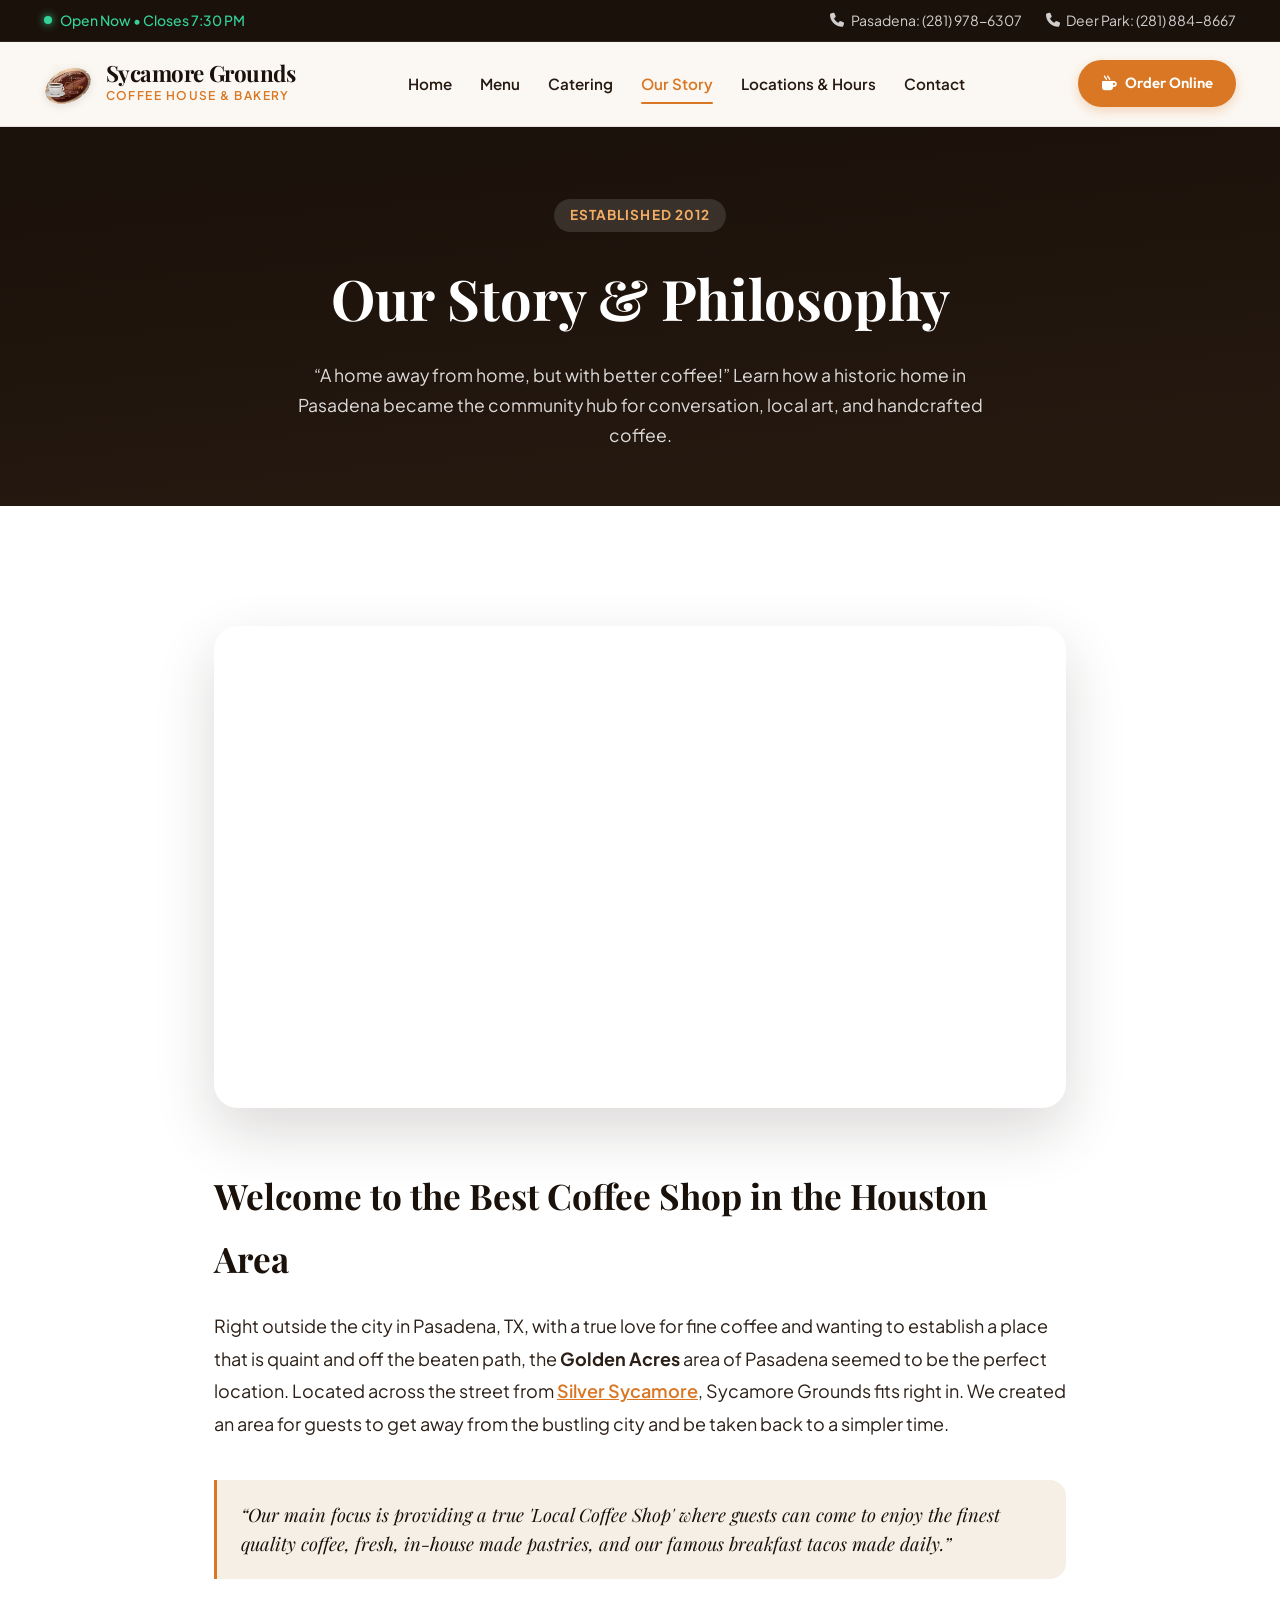
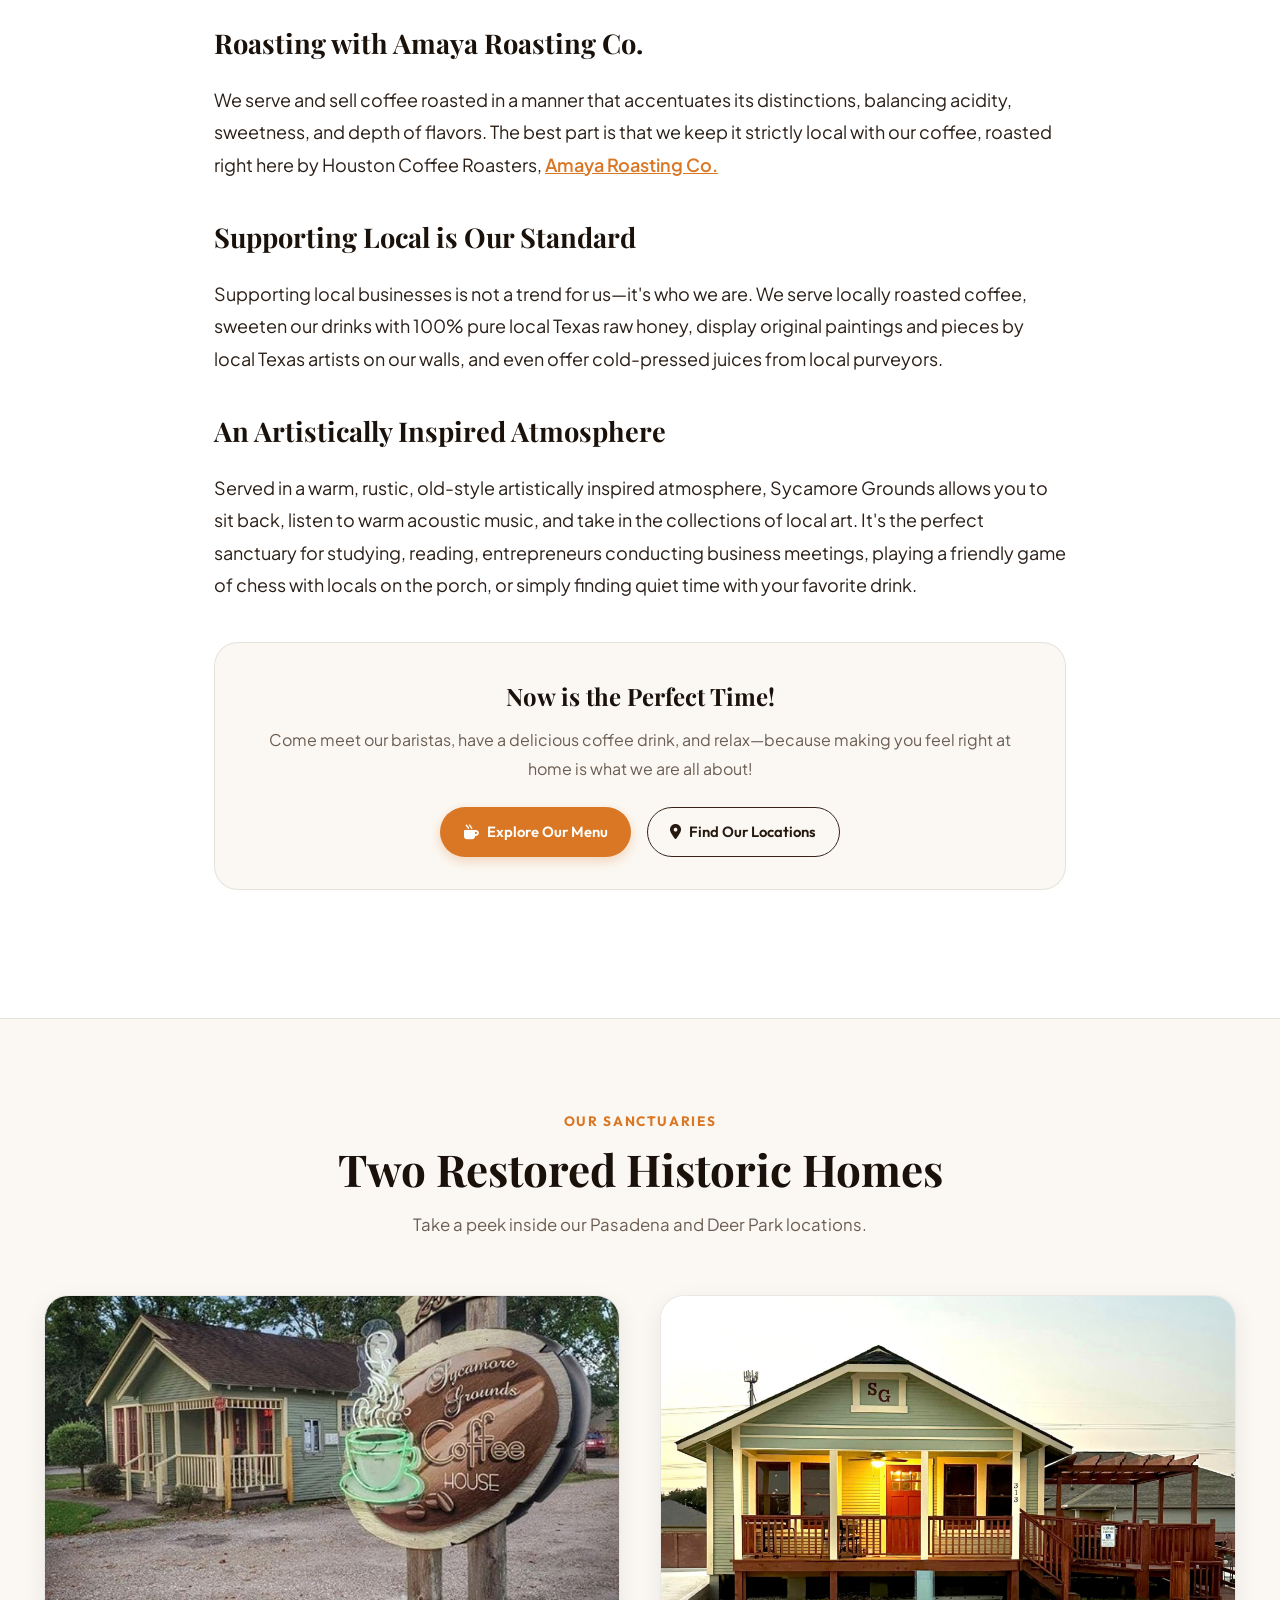
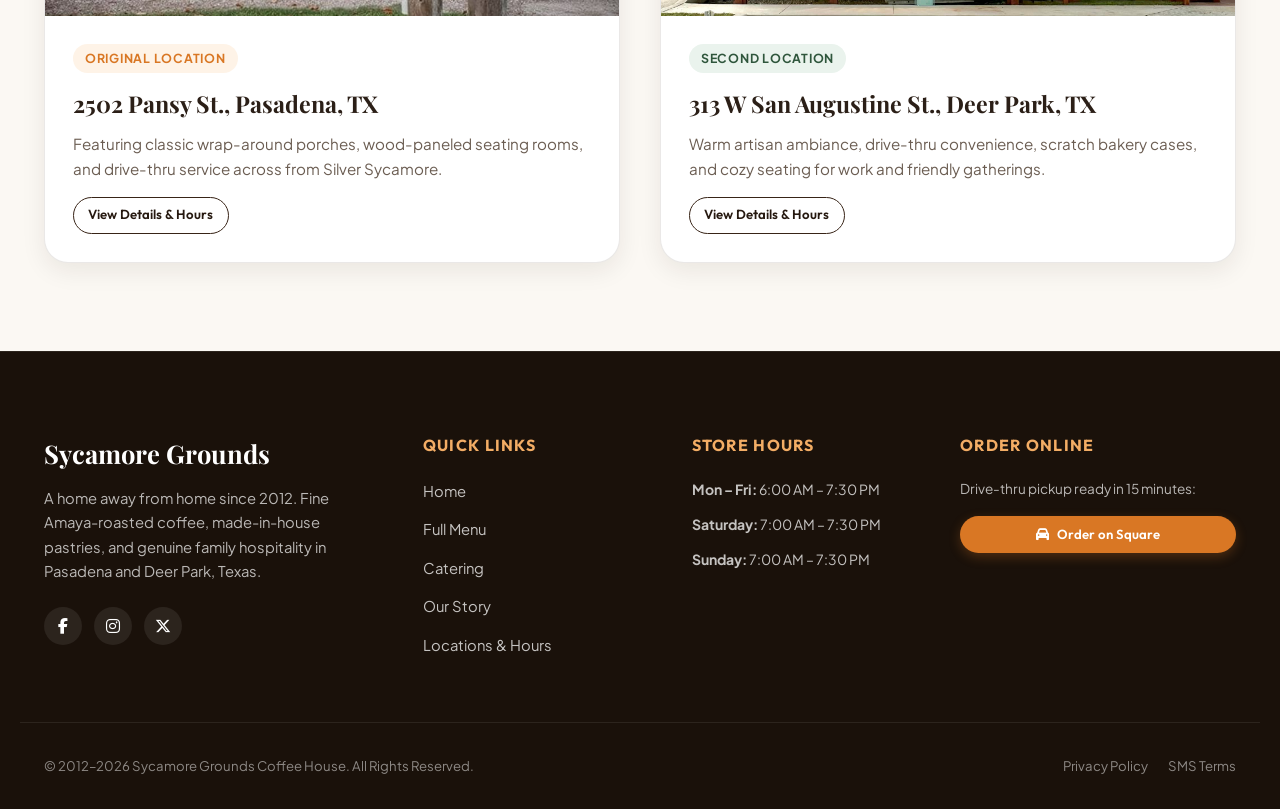
<file: about.html>
<!DOCTYPE html>
<html lang="en">
<head>
  <meta charset="UTF-8" />
  <meta name="viewport" content="width=device-width, initial-scale=1.0" />
  <title>Our Story &amp; Philosophy | Sycamore Grounds Coffee House</title>
  <meta name="description" content="Learn about Sycamore Grounds Coffee House, established in 2012 in Pasadena TX. Restored historic houses, Amaya Roasting Co. specialty coffee, scratch bakery, and community family atmosphere." />
  
  <meta property="og:title" content="Our Story - Sycamore Grounds Coffee House" />
  <meta property="og:image" content="pansy-location.jpg" />
  <link rel="icon" type="image/png" href="logo.png" />

  <link rel="stylesheet" href="https://cdnjs.cloudflare.com/ajax/libs/font-awesome/6.5.1/css/all.min.css" />
  <link rel="stylesheet" href="styles.css" />
</head>
<body>

  <!-- TOP BAR -->
  <div class="top-bar">
    <div class="container top-bar-inner">
      <div class="top-bar-status live-status-badge">
        <span class="status-dot"></span>
        <span>Checking store hours...</span>
      </div>
      <div class="top-bar-contacts">
        <a href="tel:2819786307" class="top-bar-link"><i class="fa-solid fa-phone"></i> Pasadena: (281) 978-6307</a>
        <a href="tel:2818848667" class="top-bar-link"><i class="fa-solid fa-phone"></i> Deer Park: (281) 884-8667</a>
      </div>
    </div>
  </div>

  <!-- SITE HEADER -->
  <header class="site-header">
    <div class="container header-container">
      <a href="index.html" class="brand-logo">
        <img src="logo.png" alt="Sycamore Grounds Logo" class="brand-logo-img" />
        <div class="brand-info">
          <span class="brand-name">Sycamore Grounds</span>
          <span class="brand-tagline">Coffee House & Bakery</span>
        </div>
      </a>

      <nav class="desktop-nav">
        <a href="index.html" class="nav-item-link">Home</a>
        <a href="menu.html" class="nav-item-link">Menu</a>
        <a href="catering.html" class="nav-item-link">Catering</a>
        <a href="about.html" class="nav-item-link active">Our Story</a>
        <a href="contact.html" class="nav-item-link">Locations &amp; Hours</a>
        <a href="contact.html#contact-form" class="nav-item-link">Contact</a>
      </nav>

      <div class="header-actions">
        <a href="https://sycamore-grounds.square.site/" target="_blank" rel="noopener noreferrer" class="btn btn-primary">
          <i class="fa-solid fa-mug-hot"></i>
          <span>Order Online</span>
        </a>
        <button class="mobile-toggle-btn" aria-label="Open navigation">
          <span></span><span></span><span></span>
        </button>
      </div>
    </div>
  </header>

  <!-- MOBILE DRAWER -->
  <div class="drawer-overlay"></div>
  <aside class="mobile-drawer">
    <div class="drawer-header">
      <div class="brand-logo">
        <img src="logo.png" alt="Sycamore Grounds Logo" class="brand-logo-img" />
        <span class="brand-name" style="font-size: 1.15rem;">Sycamore Grounds</span>
      </div>
      <button class="drawer-close-btn">&times;</button>
    </div>
    <div class="live-status-badge" style="margin-bottom: 1.5rem; font-size: 0.85rem;"></div>
    <nav class="drawer-nav">
      <a href="index.html" class="drawer-link">Home <i class="fa-solid fa-chevron-right"></i></a>
      <a href="menu.html" class="drawer-link">Drink &amp; Food Menu <i class="fa-solid fa-chevron-right"></i></a>
      <a href="catering.html" class="drawer-link">Catering Packages <i class="fa-solid fa-chevron-right"></i></a>
      <a href="about.html" class="drawer-link">Our Story &amp; History <i class="fa-solid fa-chevron-right"></i></a>
      <a href="contact.html" class="drawer-link">Locations &amp; Hours <i class="fa-solid fa-chevron-right"></i></a>
      <a href="contact.html#contact-form" class="drawer-link">Contact Us <i class="fa-solid fa-chevron-right"></i></a>
    </nav>
    <div class="drawer-actions">
      <a href="https://sycamore-grounds.square.site/" target="_blank" rel="noopener noreferrer" class="btn btn-primary btn-lg" style="width: 100%;">
        <i class="fa-solid fa-bag-shopping"></i> Order Pickup on Square
      </a>
    </div>
  </aside>

  <!-- PAGE HEADER -->
  <section style="background: linear-gradient(175deg, var(--c-roast-900) 0%, var(--c-roast-800) 100%); color: #fff; padding: 4.5rem 0 3.5rem; text-align: center;">
    <div class="container">
      <span class="hero-badge-wrap" style="background: rgba(255,255,255,0.12); color: var(--c-amber-300);">Established 2012</span>
      <h1 style="font-family: var(--font-serif); font-size: clamp(2.4rem, 5vw, 3.5rem); font-weight: 700; margin-bottom: 1rem;">
        Our Story &amp; Philosophy
      </h1>
      <p style="max-width: 700px; margin: 0 auto; color: rgba(255,255,255,0.85); font-size: 1.1rem; line-height: 1.7;">
        “A home away from home, but with better coffee!” Learn how a historic home in Pasadena became the community hub for conversation, local art, and handcrafted coffee.
      </p>
    </div>
  </section>

  <!-- STORY MAIN CONTENT -->
  <section class="section-padding" style="background: #fff;">
    <div class="container" style="max-width: 900px;">
      
      <div style="margin-bottom: 3.5rem;">
        <div class="video-wrapper">
          <iframe 
            src="https://www.youtube.com/embed/GjUfjMr1fp0?rel=0&modestbranding=1" 
            title="Sycamore Grounds Story" 
            allow="accelerometer; autoplay; clipboard-write; encrypted-media; gyroscope; picture-in-picture" 
            allowfullscreen>
          </iframe>
        </div>
      </div>

      <div style="font-size: 1.125rem; line-height: 1.8; color: var(--c-text-main);">
        <h2 style="font-family: var(--font-serif); font-size: 2.2rem; color: var(--c-roast-900); margin-bottom: 1.25rem;">
          Welcome to the Best Coffee Shop in the Houston Area
        </h2>
        
        <p style="margin-bottom: 1.5rem;">
          Right outside the city in Pasadena, TX, with a true love for fine coffee and wanting to establish a place that is quaint and off the beaten path, the <strong>Golden Acres</strong> area of Pasadena seemed to be the perfect location. Located across the street from <a href="https://www.silversycamore.com/" target="_blank" rel="noopener noreferrer" style="color: var(--c-amber-500); font-weight: 600; text-decoration: underline;">Silver Sycamore</a>, Sycamore Grounds fits right in. We created an area for guests to get away from the bustling city and be taken back to a simpler time.
        </p>

        <div class="story-quote-card" style="background: var(--c-cream-100); color: var(--c-roast-900); border-left-color: var(--c-amber-500); margin: 2.5rem 0;">
          “Our main focus is providing a true 'Local Coffee Shop' where guests can come to enjoy the finest quality coffee, fresh, in-house made pastries, and our famous breakfast tacos made daily.”
        </div>

        <h3 style="font-family: var(--font-serif); font-size: 1.7rem; color: var(--c-roast-900); margin: 2rem 0 1rem;">
          Roasting with Amaya Roasting Co.
        </h3>
        <p style="margin-bottom: 1.5rem;">
          We serve and sell coffee roasted in a manner that accentuates its distinctions, balancing acidity, sweetness, and depth of flavors. The best part is that we keep it strictly local with our coffee, roasted right here by Houston Coffee Roasters, <a href="https://amayacoffee.com/" target="_blank" rel="noopener noreferrer" style="color: var(--c-amber-500); font-weight: 600; text-decoration: underline;">Amaya Roasting Co.</a>
        </p>

        <h3 style="font-family: var(--font-serif); font-size: 1.7rem; color: var(--c-roast-900); margin: 2rem 0 1rem;">
          Supporting Local is Our Standard
        </h3>
        <p style="margin-bottom: 1.5rem;">
          Supporting local businesses is not a trend for us—it's who we are. We serve locally roasted coffee, sweeten our drinks with 100% pure local Texas raw honey, display original paintings and pieces by local Texas artists on our walls, and even offer cold-pressed juices from local purveyors.
        </p>

        <h3 style="font-family: var(--font-serif); font-size: 1.7rem; color: var(--c-roast-900); margin: 2rem 0 1rem;">
          An Artistically Inspired Atmosphere
        </h3>
        <p style="margin-bottom: 2rem;">
          Served in a warm, rustic, old-style artistically inspired atmosphere, Sycamore Grounds allows you to sit back, listen to warm acoustic music, and take in the collections of local art. It's the perfect sanctuary for studying, reading, entrepreneurs conducting business meetings, playing a friendly game of chess with locals on the porch, or simply finding quiet time with your favorite drink.
        </p>

        <div style="background: var(--c-cream-50); border: 1px solid var(--c-border); border-radius: var(--radius-lg); padding: 2rem; margin: 2.5rem 0; text-align: center;">
          <h4 style="font-family: var(--font-serif); font-size: 1.5rem; color: var(--c-roast-900); margin-bottom: 0.5rem;">Now is the Perfect Time!</h4>
          <p style="font-size: 1rem; color: var(--c-text-muted); margin-bottom: 1.5rem;">Come meet our baristas, have a delicious coffee drink, and relax—because making you feel right at home is what we are all about!</p>
          <div style="display: flex; gap: 1rem; justify-content: center; flex-wrap: wrap;">
            <a href="menu.html" class="btn btn-primary"><i class="fa-solid fa-mug-hot"></i> Explore Our Menu</a>
            <a href="contact.html" class="btn btn-outline"><i class="fa-solid fa-location-dot"></i> Find Our Locations</a>
          </div>
        </div>

      </div>

    </div>
  </section>

  <!-- TWO RESTORED HOUSES GALLERY -->
  <section class="section-padding" style="background: var(--c-cream-50); border-top: 1px solid var(--c-border);">
    <div class="container">
      <div class="section-header">
        <span class="section-eyebrow">Our Sanctuaries</span>
        <h2 class="section-title">Two Restored Historic Homes</h2>
        <p class="section-subtitle">Take a peek inside our Pasadena and Deer Park locations.</p>
      </div>

      <div class="locations-grid">
        <div style="background: #fff; border-radius: var(--radius-lg); overflow: hidden; box-shadow: var(--shadow-md); border: 1px solid var(--c-border);">
          <img src="pansy-location.jpg" alt="Pansy St Historic House Pasadena" style="width: 100%; height: 320px; object-fit: cover;" />
          <div style="padding: 1.75rem;">
            <span class="location-badge">Original Location</span>
            <h3 style="font-family: var(--font-serif); font-size: 1.45rem; margin-bottom: 0.5rem;">2502 Pansy St., Pasadena, TX</h3>
            <p style="font-size: 0.95rem; color: var(--c-text-muted); margin-bottom: 1rem;">Featuring classic wrap-around porches, wood-paneled seating rooms, and drive-thru service across from Silver Sycamore.</p>
            <a href="contact.html#locations" class="btn btn-outline btn-sm">View Details &amp; Hours</a>
          </div>
        </div>

        <div style="background: #fff; border-radius: var(--radius-lg); overflow: hidden; box-shadow: var(--shadow-md); border: 1px solid var(--c-border);">
          <img src="deer-park-location.jpg" alt="Deer Park Location San Augustine" style="width: 100%; height: 320px; object-fit: cover;" />
          <div style="padding: 1.75rem;">
            <span class="location-badge" style="background: var(--c-forest-100); color: var(--c-forest-600);">Second Location</span>
            <h3 style="font-family: var(--font-serif); font-size: 1.45rem; margin-bottom: 0.5rem;">313 W San Augustine St., Deer Park, TX</h3>
            <p style="font-size: 0.95rem; color: var(--c-text-muted); margin-bottom: 1rem;">Warm artisan ambiance, drive-thru convenience, scratch bakery cases, and cozy seating for work and friendly gatherings.</p>
            <a href="contact.html#locations" class="btn btn-outline btn-sm">View Details &amp; Hours</a>
          </div>
        </div>
      </div>
    </div>
  </section>

  <!-- FOOTER -->
  <footer class="site-footer">
    <div class="container footer-grid">
      <div class="footer-brand">
        <h4>Sycamore Grounds</h4>
        <p>A home away from home since 2012. Fine Amaya-roasted coffee, made-in-house pastries, and genuine family hospitality in Pasadena and Deer Park, Texas.</p>
        <div class="social-links-row">
          <a href="https://www.facebook.com/sycamoregroundscoffee/" target="_blank" rel="noopener noreferrer" class="social-btn"><i class="fa-brands fa-facebook-f"></i></a>
          <a href="https://www.instagram.com/sycamoregroundscoffeeshop/" target="_blank" rel="noopener noreferrer" class="social-btn"><i class="fa-brands fa-instagram"></i></a>
          <a href="https://twitter.com/SycamoreGrounds" target="_blank" rel="noopener noreferrer" class="social-btn"><i class="fa-brands fa-x-twitter"></i></a>
        </div>
      </div>
      <div class="footer-col">
        <h5>Quick Links</h5>
        <ul class="footer-links-list">
          <li><a href="index.html" class="footer-link-item">Home</a></li>
          <li><a href="menu.html" class="footer-link-item">Full Menu</a></li>
          <li><a href="catering.html" class="footer-link-item">Catering</a></li>
          <li><a href="about.html" class="footer-link-item">Our Story</a></li>
          <li><a href="contact.html" class="footer-link-item">Locations &amp; Hours</a></li>
        </ul>
      </div>
      <div class="footer-col">
        <h5>Store Hours</h5>
        <ul class="footer-links-list" style="font-size: 0.875rem; color: rgba(255,255,255,0.75);">
          <li><strong>Mon – Fri:</strong> 6:00 AM – 7:30 PM</li>
          <li><strong>Saturday:</strong> 7:00 AM – 7:30 PM</li>
          <li><strong>Sunday:</strong> 7:00 AM – 7:30 PM</li>
        </ul>
      </div>
      <div class="footer-col">
        <h5>Order Online</h5>
        <p style="font-size: 0.85rem; color: rgba(255,255,255,0.7); margin-bottom: 1rem;">Drive-thru pickup ready in 15 minutes:</p>
        <a href="https://sycamore-grounds.square.site/" target="_blank" rel="noopener noreferrer" class="btn btn-primary btn-sm" style="width: 100%;">
          <i class="fa-solid fa-car"></i> Order on Square
        </a>
      </div>
    </div>
    <div class="container footer-bottom-bar">
      <div>&copy; 2012–2026 Sycamore Grounds Coffee House. All Rights Reserved.</div>
      <div class="footer-legal-links">
        <a href="https://www.sycamoregrounds.com/privacy-policy/" target="_blank" rel="noopener noreferrer">Privacy Policy</a>
        <a href="https://www.sycamoregrounds.com/sms-terms/" target="_blank" rel="noopener noreferrer">SMS Terms</a>
      </div>
    </div>
  </footer>

  <!-- MOBILE ACTION BAR -->
  <nav class="mobile-action-bar">
    <a href="https://sycamore-grounds.square.site/" target="_blank" rel="noopener noreferrer" class="mobile-bar-btn highlight">
      <i class="fa-solid fa-mug-hot"></i><span>Order Online</span>
    </a>
    <a href="tel:2819786307" class="mobile-bar-btn"><i class="fa-solid fa-phone"></i><span>Call</span></a>
    <a href="menu.html" class="mobile-bar-btn"><i class="fa-solid fa-utensils"></i><span>Menu</span></a>
    <a href="contact.html" class="mobile-bar-btn"><i class="fa-solid fa-location-dot"></i><span>Hours</span></a>
  </nav>

  <script src="main.js"></script>
</body>
</html>
</file>
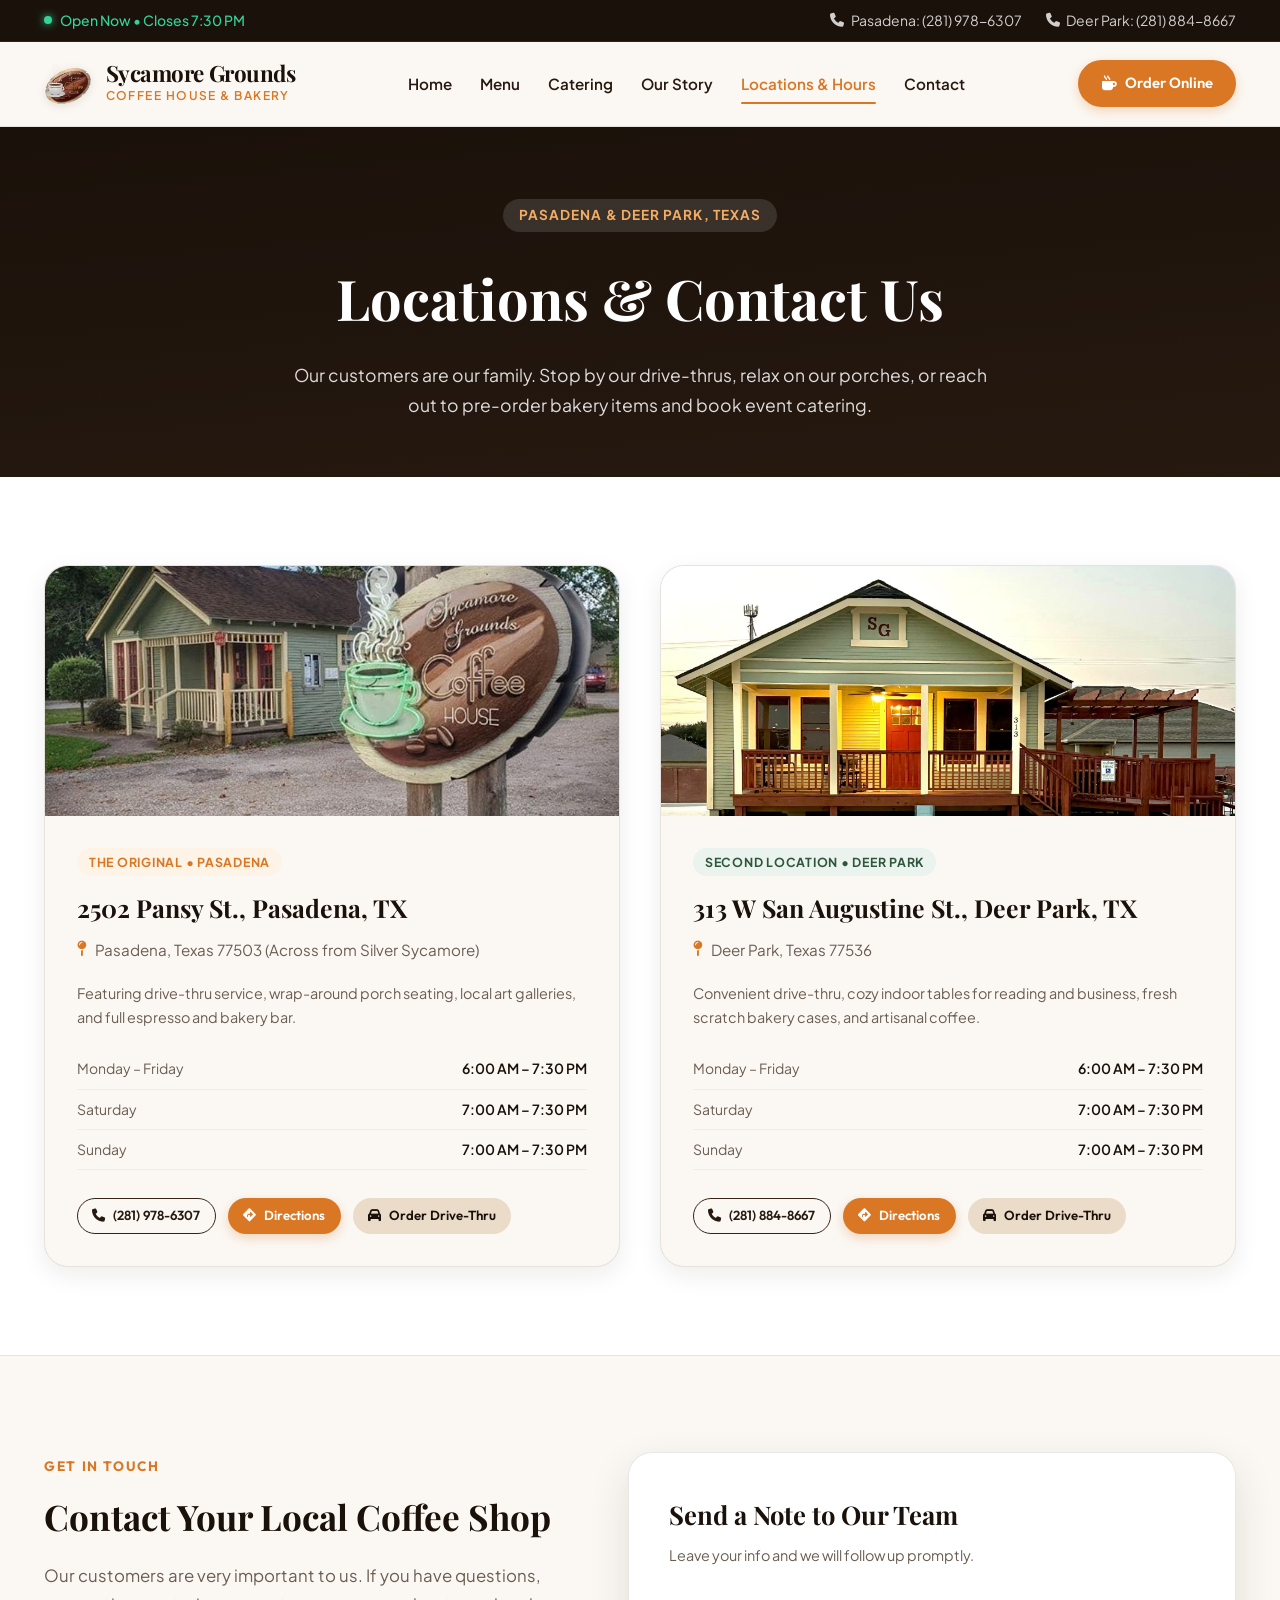
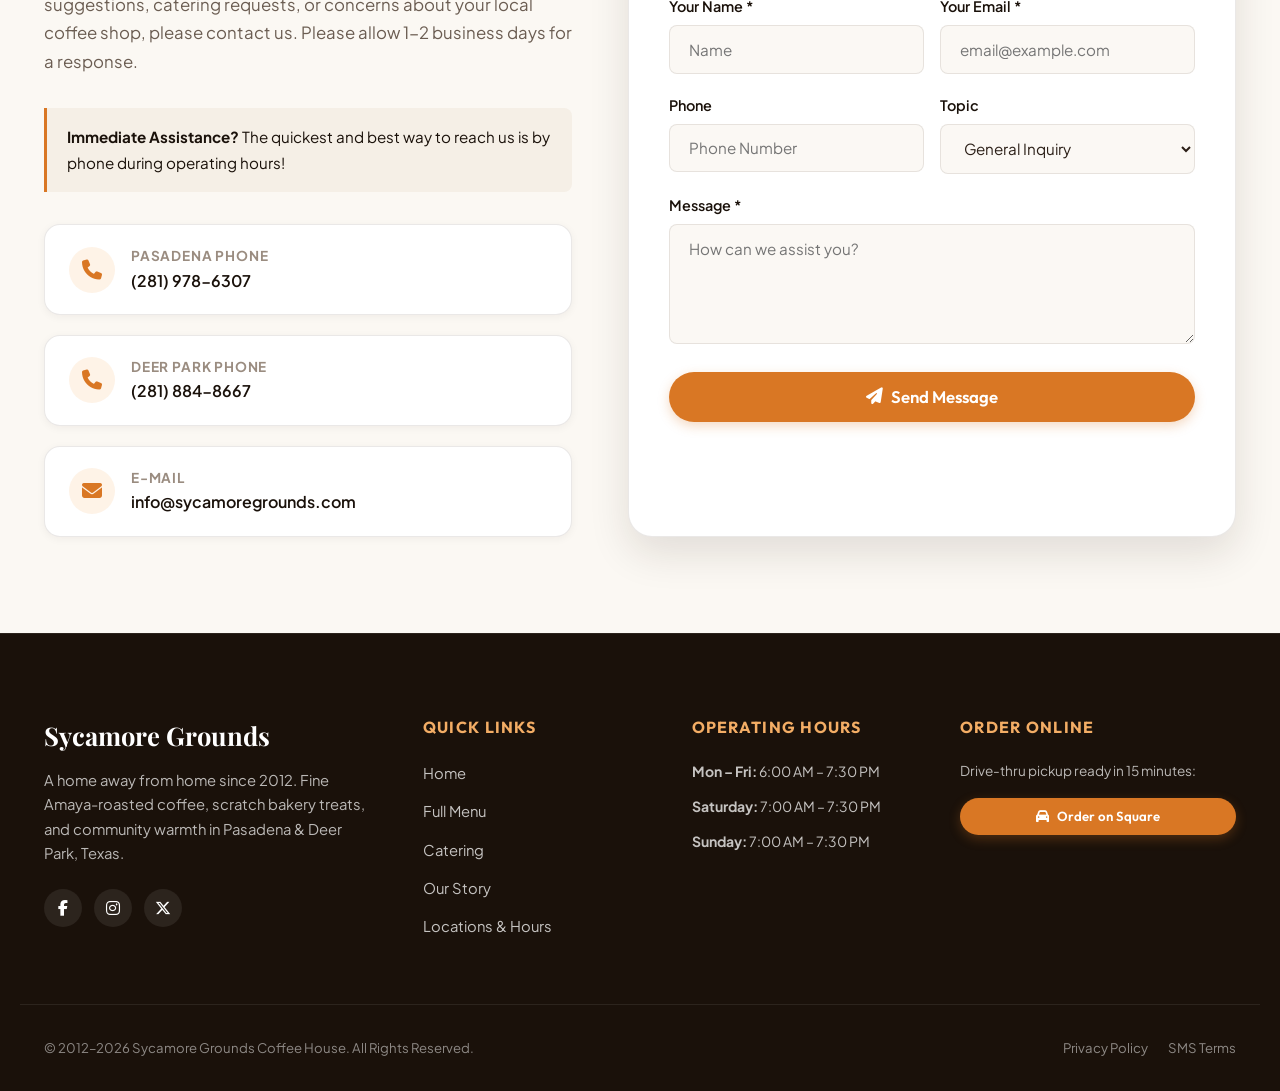
<file: contact.html>
<!DOCTYPE html>
<html lang="en">
<head>
  <meta charset="UTF-8" />
  <meta name="viewport" content="width=device-width, initial-scale=1.0" />
  <title>Contact &amp; Locations | Sycamore Grounds Coffee House - Pasadena &amp; Deer Park TX</title>
  <meta name="description" content="Contact Sycamore Grounds Coffee House. Visit our two locations in Pasadena and Deer Park, TX. View phone numbers, operating hours, directions, and send us a message." />
  
  <meta property="og:title" content="Contact & Locations - Sycamore Grounds Coffee House" />
  <meta property="og:image" content="pansy-location.jpg" />
  <link rel="icon" type="image/png" href="logo.png" />

  <link rel="stylesheet" href="https://cdnjs.cloudflare.com/ajax/libs/font-awesome/6.5.1/css/all.min.css" />
  <link rel="stylesheet" href="styles.css" />
</head>
<body>

  <!-- TOP BAR -->
  <div class="top-bar">
    <div class="container top-bar-inner">
      <div class="top-bar-status live-status-badge">
        <span class="status-dot"></span>
        <span>Checking store hours...</span>
      </div>
      <div class="top-bar-contacts">
        <a href="tel:2819786307" class="top-bar-link"><i class="fa-solid fa-phone"></i> Pasadena: (281) 978-6307</a>
        <a href="tel:2818848667" class="top-bar-link"><i class="fa-solid fa-phone"></i> Deer Park: (281) 884-8667</a>
      </div>
    </div>
  </div>

  <!-- SITE HEADER -->
  <header class="site-header">
    <div class="container header-container">
      <a href="index.html" class="brand-logo">
        <img src="logo.png" alt="Sycamore Grounds Logo" class="brand-logo-img" />
        <div class="brand-info">
          <span class="brand-name">Sycamore Grounds</span>
          <span class="brand-tagline">Coffee House & Bakery</span>
        </div>
      </a>

      <nav class="desktop-nav">
        <a href="index.html" class="nav-item-link">Home</a>
        <a href="menu.html" class="nav-item-link">Menu</a>
        <a href="catering.html" class="nav-item-link">Catering</a>
        <a href="about.html" class="nav-item-link">Our Story</a>
        <a href="contact.html" class="nav-item-link active">Locations &amp; Hours</a>
        <a href="#contact-form" class="nav-item-link">Contact</a>
      </nav>

      <div class="header-actions">
        <a href="https://sycamore-grounds.square.site/" target="_blank" rel="noopener noreferrer" class="btn btn-primary">
          <i class="fa-solid fa-mug-hot"></i>
          <span>Order Online</span>
        </a>
        <button class="mobile-toggle-btn" aria-label="Open navigation">
          <span></span><span></span><span></span>
        </button>
      </div>
    </div>
  </header>

  <!-- MOBILE DRAWER -->
  <div class="drawer-overlay"></div>
  <aside class="mobile-drawer">
    <div class="drawer-header">
      <div class="brand-logo">
        <img src="logo.png" alt="Sycamore Grounds Logo" class="brand-logo-img" />
        <span class="brand-name" style="font-size: 1.15rem;">Sycamore Grounds</span>
      </div>
      <button class="drawer-close-btn">&times;</button>
    </div>
    <div class="live-status-badge" style="margin-bottom: 1.5rem; font-size: 0.85rem;"></div>
    <nav class="drawer-nav">
      <a href="index.html" class="drawer-link">Home <i class="fa-solid fa-chevron-right"></i></a>
      <a href="menu.html" class="drawer-link">Drink &amp; Food Menu <i class="fa-solid fa-chevron-right"></i></a>
      <a href="catering.html" class="drawer-link">Catering Packages <i class="fa-solid fa-chevron-right"></i></a>
      <a href="about.html" class="drawer-link">Our Story &amp; History <i class="fa-solid fa-chevron-right"></i></a>
      <a href="contact.html" class="drawer-link">Locations &amp; Hours <i class="fa-solid fa-chevron-right"></i></a>
      <a href="#contact-form" class="drawer-link">Contact Us <i class="fa-solid fa-chevron-right"></i></a>
    </nav>
    <div class="drawer-actions">
      <a href="https://sycamore-grounds.square.site/" target="_blank" rel="noopener noreferrer" class="btn btn-primary btn-lg" style="width: 100%;">
        <i class="fa-solid fa-bag-shopping"></i> Order Pickup on Square
      </a>
      <a href="tel:2819786307" class="btn btn-outline" style="width: 100%;">
        <i class="fa-solid fa-phone"></i> Call Pasadena Shop
      </a>
    </div>
  </aside>

  <!-- PAGE HEADER -->
  <section style="background: linear-gradient(175deg, var(--c-roast-900) 0%, var(--c-roast-800) 100%); color: #fff; padding: 4.5rem 0 3.5rem; text-align: center;">
    <div class="container">
      <span class="hero-badge-wrap" style="background: rgba(255,255,255,0.12); color: var(--c-amber-300);">Pasadena &amp; Deer Park, Texas</span>
      <h1 style="font-family: var(--font-serif); font-size: clamp(2.4rem, 5vw, 3.5rem); font-weight: 700; margin-bottom: 1rem;">
        Locations &amp; Contact Us
      </h1>
      <p style="max-width: 700px; margin: 0 auto; color: rgba(255,255,255,0.85); font-size: 1.1rem; line-height: 1.7;">
        Our customers are our family. Stop by our drive-thrus, relax on our porches, or reach out to pre-order bakery items and book event catering.
      </p>
    </div>
  </section>

  <!-- TWO LOCATIONS SECTION -->
  <section class="section-padding" id="locations" style="background: var(--c-surface);">
    <div class="container">
      
      <div class="locations-grid">
        <!-- Location 1 -->
        <article class="location-card">
          <img src="pansy-location.jpg" alt="Pasadena Pansy St Location" class="location-card-img" />
          <div class="location-card-content">
            <span class="location-badge">The Original • Pasadena</span>
            <h3 class="location-title">2502 Pansy St., Pasadena, TX</h3>
            <p class="location-address">
              <i class="fa-solid fa-map-pin" style="color: var(--c-amber-500); margin-top: 4px;"></i>
              <span>Pasadena, Texas 77503 (Across from Silver Sycamore)</span>
            </p>
            <p style="font-size: 0.9rem; color: var(--c-text-muted); margin-bottom: 1.25rem;">
              Featuring drive-thru service, wrap-around porch seating, local art galleries, and full espresso and bakery bar.
            </p>
            <table class="hours-table">
              <tbody>
                <tr><td>Monday – Friday</td><td>6:00 AM – 7:30 PM</td></tr>
                <tr><td>Saturday</td><td>7:00 AM – 7:30 PM</td></tr>
                <tr><td>Sunday</td><td>7:00 AM – 7:30 PM</td></tr>
              </tbody>
            </table>
            <div class="location-actions">
              <a href="tel:2819786307" class="btn btn-outline btn-sm"><i class="fa-solid fa-phone"></i> (281) 978-6307</a>
              <a href="https://maps.google.com/?q=2502+Pansy+St+Pasadena+TX+77503" target="_blank" rel="noopener noreferrer" class="btn btn-primary btn-sm">
                <i class="fa-solid fa-diamond-turn-right"></i> Directions
              </a>
              <a href="https://sycamore-grounds.square.site/" target="_blank" rel="noopener noreferrer" class="btn btn-secondary btn-sm">
                <i class="fa-solid fa-car"></i> Order Drive-Thru
              </a>
            </div>
          </div>
        </article>

        <!-- Location 2 -->
        <article class="location-card">
          <img src="deer-park-location.jpg" alt="Deer Park Location" class="location-card-img" />
          <div class="location-card-content">
            <span class="location-badge" style="background: var(--c-forest-100); color: var(--c-forest-600);">Second Location • Deer Park</span>
            <h3 class="location-title">313 W San Augustine St., Deer Park, TX</h3>
            <p class="location-address">
              <i class="fa-solid fa-map-pin" style="color: var(--c-amber-500); margin-top: 4px;"></i>
              <span>Deer Park, Texas 77536</span>
            </p>
            <p style="font-size: 0.9rem; color: var(--c-text-muted); margin-bottom: 1.25rem;">
              Convenient drive-thru, cozy indoor tables for reading and business, fresh scratch bakery cases, and artisanal coffee.
            </p>
            <table class="hours-table">
              <tbody>
                <tr><td>Monday – Friday</td><td>6:00 AM – 7:30 PM</td></tr>
                <tr><td>Saturday</td><td>7:00 AM – 7:30 PM</td></tr>
                <tr><td>Sunday</td><td>7:00 AM – 7:30 PM</td></tr>
              </tbody>
            </table>
            <div class="location-actions">
              <a href="tel:2818848667" class="btn btn-outline btn-sm"><i class="fa-solid fa-phone"></i> (281) 884-8667</a>
              <a href="https://maps.google.com/?q=313+W+San+Augustine+St+Deer+Park+TX+77536" target="_blank" rel="noopener noreferrer" class="btn btn-primary btn-sm">
                <i class="fa-solid fa-diamond-turn-right"></i> Directions
              </a>
              <a href="https://sycamore-grounds.square.site/" target="_blank" rel="noopener noreferrer" class="btn btn-secondary btn-sm">
                <i class="fa-solid fa-car"></i> Order Drive-Thru
              </a>
            </div>
          </div>
        </article>
      </div>

    </div>
  </section>

  <!-- CONTACT INQUIRY SECTION -->
  <section class="contact-section" id="contact-form" style="border-top: 1px solid var(--c-border);">
    <div class="container contact-grid">
      <div class="contact-info-col">
        <span class="section-eyebrow">Get In Touch</span>
        <h3>Contact Your Local Coffee Shop</h3>
        <p>
          Our customers are very important to us. If you have questions, suggestions, catering requests, or concerns about your local coffee shop, please contact us. Please allow 1-2 business days for a response.
        </p>
        <div style="background: var(--c-cream-100); border-left: 3px solid var(--c-amber-500); padding: 1rem 1.25rem; border-radius: 0 var(--radius-sm) var(--radius-sm) 0; margin-bottom: 2rem;">
          <p style="font-size: 0.95rem; color: var(--c-roast-900); margin: 0;">
            <strong>Immediate Assistance?</strong> The quickest and best way to reach us is by phone during operating hours!
          </p>
        </div>

        <div class="contact-cards-stack">
          <div class="contact-detail-card">
            <div class="contact-icon-bubble"><i class="fa-solid fa-phone"></i></div>
            <div class="contact-detail-info">
              <h5>Pasadena Phone</h5>
              <a href="tel:2819786307">(281) 978-6307</a>
            </div>
          </div>
          <div class="contact-detail-card">
            <div class="contact-icon-bubble"><i class="fa-solid fa-phone"></i></div>
            <div class="contact-detail-info">
              <h5>Deer Park Phone</h5>
              <a href="tel:2818848667">(281) 884-8667</a>
            </div>
          </div>
          <div class="contact-detail-card">
            <div class="contact-icon-bubble"><i class="fa-solid fa-envelope"></i></div>
            <div class="contact-detail-info">
              <h5>E-mail</h5>
              <a href="mailto:info@sycamoregrounds.com">info@sycamoregrounds.com</a>
            </div>
          </div>
        </div>
      </div>

      <!-- Form Card -->
      <div class="contact-form-card">
        <h4 style="font-family: var(--font-serif); font-size: 1.6rem; margin-bottom: 0.5rem; color: var(--c-roast-900);">Send a Note to Our Team</h4>
        <p style="font-size: 0.9rem; color: var(--c-text-muted); margin-bottom: 1.75rem;">Leave your info and we will follow up promptly.</p>

        <form id="contact-form">
          <div class="form-row-2">
            <div class="form-group">
              <label class="form-label" for="contact_name">Your Name *</label>
              <input type="text" id="contact_name" name="name" class="form-input" placeholder="Name" required />
            </div>
            <div class="form-group">
              <label class="form-label" for="contact_email">Your Email *</label>
              <input type="email" id="contact_email" name="email" class="form-input" placeholder="email@example.com" required />
            </div>
          </div>

          <div class="form-row-2">
            <div class="form-group">
              <label class="form-label" for="contact_phone">Phone</label>
              <input type="tel" id="contact_phone" name="phone" class="form-input" placeholder="Phone Number" />
            </div>
            <div class="form-group">
              <label class="form-label" for="contact_subject">Topic</label>
              <select id="contact_subject" name="subject" class="form-select">
                <option value="General Inquiry">General Inquiry</option>
                <option value="Pre-Order Bakery Multiples">Pre-Order Bakery Multiples</option>
                <option value="Catering Question">Catering Question</option>
                <option value="Event / Gathering">Event / Porch Gathering</option>
                <option value="Feedback">Feedback / Suggestions</option>
              </select>
            </div>
          </div>

          <div class="form-group">
            <label class="form-label" for="contact_message">Message *</label>
            <textarea id="contact_message" name="message" class="form-textarea" placeholder="How can we assist you?" required></textarea>
          </div>

          <button type="submit" class="btn btn-primary btn-lg" style="width: 100%;">
            <i class="fa-solid fa-paper-plane"></i> Send Message
          </button>
        </form>
      </div>
    </div>
  </section>

  <!-- FOOTER -->
  <footer class="site-footer">
    <div class="container footer-grid">
      <div class="footer-brand">
        <h4>Sycamore Grounds</h4>
        <p>A home away from home since 2012. Fine Amaya-roasted coffee, scratch bakery treats, and community warmth in Pasadena &amp; Deer Park, Texas.</p>
        <div class="social-links-row">
          <a href="https://www.facebook.com/sycamoregroundscoffee/" target="_blank" rel="noopener noreferrer" class="social-btn"><i class="fa-brands fa-facebook-f"></i></a>
          <a href="https://www.instagram.com/sycamoregroundscoffeeshop/" target="_blank" rel="noopener noreferrer" class="social-btn"><i class="fa-brands fa-instagram"></i></a>
          <a href="https://twitter.com/SycamoreGrounds" target="_blank" rel="noopener noreferrer" class="social-btn"><i class="fa-brands fa-x-twitter"></i></a>
        </div>
      </div>
      <div class="footer-col">
        <h5>Quick Links</h5>
        <ul class="footer-links-list">
          <li><a href="index.html" class="footer-link-item">Home</a></li>
          <li><a href="menu.html" class="footer-link-item">Full Menu</a></li>
          <li><a href="catering.html" class="footer-link-item">Catering</a></li>
          <li><a href="about.html" class="footer-link-item">Our Story</a></li>
          <li><a href="contact.html" class="footer-link-item">Locations &amp; Hours</a></li>
        </ul>
      </div>
      <div class="footer-col">
        <h5>Operating Hours</h5>
        <ul class="footer-links-list" style="font-size: 0.875rem; color: rgba(255,255,255,0.75);">
          <li><strong>Mon – Fri:</strong> 6:00 AM – 7:30 PM</li>
          <li><strong>Saturday:</strong> 7:00 AM – 7:30 PM</li>
          <li><strong>Sunday:</strong> 7:00 AM – 7:30 PM</li>
        </ul>
      </div>
      <div class="footer-col">
        <h5>Order Online</h5>
        <p style="font-size: 0.85rem; color: rgba(255,255,255,0.7); margin-bottom: 1rem;">Drive-thru pickup ready in 15 minutes:</p>
        <a href="https://sycamore-grounds.square.site/" target="_blank" rel="noopener noreferrer" class="btn btn-primary btn-sm" style="width: 100%;">
          <i class="fa-solid fa-car"></i> Order on Square
        </a>
      </div>
    </div>
    <div class="container footer-bottom-bar">
      <div>&copy; 2012–2026 Sycamore Grounds Coffee House. All Rights Reserved.</div>
      <div class="footer-legal-links">
        <a href="https://www.sycamoregrounds.com/privacy-policy/" target="_blank" rel="noopener noreferrer">Privacy Policy</a>
        <a href="https://www.sycamoregrounds.com/sms-terms/" target="_blank" rel="noopener noreferrer">SMS Terms</a>
      </div>
    </div>
  </footer>

  <!-- MOBILE ACTION BAR -->
  <nav class="mobile-action-bar">
    <a href="https://sycamore-grounds.square.site/" target="_blank" rel="noopener noreferrer" class="mobile-bar-btn highlight">
      <i class="fa-solid fa-mug-hot"></i><span>Order Online</span>
    </a>
    <a href="tel:2819786307" class="mobile-bar-btn"><i class="fa-solid fa-phone"></i><span>Call</span></a>
    <a href="menu.html" class="mobile-bar-btn"><i class="fa-solid fa-utensils"></i><span>Menu</span></a>
    <a href="#locations" class="mobile-bar-btn"><i class="fa-solid fa-location-dot"></i><span>Directions</span></a>
  </nav>

  <script src="main.js"></script>
</body>
</html>
</file>
<file: styles.css>
/* ==========================================================================
   SYCAMORE GROUNDS COFFEE HOUSE - MODERN DESIGN SYSTEM
   ========================================================================== */

@import url('https://fonts.googleapis.com/css2?family=Outfit:wght@400;500;600;700;800&family=Playfair+Display:ital,wght@0,500;0,600;0,700;0,800;1,500;1,600;1,700&family=Plus+Jakarta+Sans:wght@300;400;500;600;700&display=swap');

:root {
  /* Brand Color Palette */
  --c-roast-900: #1a110a;
  --c-roast-800: #261910;
  --c-roast-700: #382417;
  --c-roast-600: #4a3120;
  --c-roast-500: #6b462c;
  
  --c-amber-500: #d97724;
  --c-amber-400: #e88c3a;
  --c-amber-300: #f3ad65;
  --c-amber-100: #fef3e7;
  
  --c-cream-50: #fbf8f3;
  --c-cream-100: #f5efe6;
  --c-cream-200: #ebdcc9;
  --c-cream-300: #dfc8af;
  
  --c-forest-700: #223e2b;
  --c-forest-600: #2f563c;
  --c-forest-100: #eaf3ed;
  
  --c-text-main: #2b1f17;
  --c-text-muted: #6b5d52;
  --c-text-light: #9a8c80;
  --c-text-inverted: #ffffff;
  
  --c-surface: #ffffff;
  --c-surface-subtle: #fbf8f4;
  --c-border: rgba(56, 36, 23, 0.1);
  --c-border-hover: rgba(217, 119, 36, 0.4);
  
  /* Shadows */
  --shadow-sm: 0 2px 8px rgba(38, 25, 16, 0.05);
  --shadow-md: 0 8px 24px rgba(38, 25, 16, 0.08);
  --shadow-lg: 0 16px 40px rgba(38, 25, 16, 0.12);
  --shadow-xl: 0 24px 60px rgba(38, 25, 16, 0.16);
  --shadow-glow: 0 0 30px rgba(217, 119, 36, 0.25);
  
  /* Typography */
  --font-serif: 'Playfair Display', Georgia, serif;
  --font-display: 'Outfit', sans-serif;
  --font-sans: 'Plus Jakarta Sans', system-ui, -apple-system, sans-serif;
  
  /* Transitions */
  --transition-fast: 0.2s cubic-bezier(0.4, 0, 0.2, 1);
  --transition-normal: 0.3s cubic-bezier(0.4, 0, 0.2, 1);
  --transition-bounce: 0.4s cubic-bezier(0.34, 1.56, 0.64, 1);
  
  /* Layout */
  --max-w-container: 1240px;
  --header-height: 84px;
  --radius-sm: 8px;
  --radius-md: 16px;
  --radius-lg: 24px;
  --radius-pill: 9999px;
}

/* ==========================================================================
   RESET & BASE STYLES
   ========================================================================== */
*, *::before, *::after {
  box-sizing: border-box;
  margin: 0;
  padding: 0;
}

html {
  scroll-behavior: smooth;
  font-size: 16px;
  -webkit-text-size-adjust: 100%;
}

body {
  font-family: var(--font-sans);
  color: var(--c-text-main);
  background-color: var(--c-cream-50);
  line-height: 1.65;
  overflow-x: hidden;
  position: relative;
}

img, video {
  max-width: 100%;
  height: auto;
  display: block;
}

a {
  color: inherit;
  text-decoration: none;
  transition: color var(--transition-fast);
}

button, input, textarea, select {
  font-family: inherit;
  font-size: inherit;
  color: inherit;
}

ul, ol {
  list-style: none;
}

/* Container */
.container {
  width: 100%;
  max-width: var(--max-w-container);
  margin-left: auto;
  margin-right: auto;
  padding-left: 1.5rem;
  padding-right: 1.5rem;
}

@media (max-width: 576px) {
  .container {
    padding-left: 1rem;
    padding-right: 1rem;
  }
}

/* ==========================================================================
   ANNOUNCEMENT & TOP BAR
   ========================================================================== */
.top-bar {
  background: var(--c-roast-900);
  color: rgba(255, 255, 255, 0.85);
  font-size: 0.875rem;
  padding: 0.55rem 0;
  border-bottom: 1px solid rgba(255, 255, 255, 0.08);
}

.top-bar-inner {
  display: flex;
  justify-content: space-between;
  align-items: center;
  flex-wrap: wrap;
  gap: 0.75rem;
}

.top-bar-status {
  display: inline-flex;
  align-items: center;
  gap: 0.5rem;
  font-weight: 500;
}

.status-dot {
  width: 8px;
  height: 8px;
  background: #34d399;
  border-radius: 50%;
  box-shadow: 0 0 8px #34d399;
  display: inline-block;
  animation: pulse-dot 2s infinite;
}

@keyframes pulse-dot {
  0%, 100% { opacity: 1; transform: scale(1); }
  50% { opacity: 0.5; transform: scale(1.15); }
}

.top-bar-contacts {
  display: flex;
  align-items: center;
  gap: 1.5rem;
}

.top-bar-link {
  display: inline-flex;
  align-items: center;
  gap: 0.4rem;
  color: rgba(255, 255, 255, 0.8);
  transition: color var(--transition-fast);
}

.top-bar-link:hover {
  color: var(--c-amber-300);
}

/* Clean single-line Top Bar on Mobile */
@media (max-width: 768px) {
  .top-bar {
    padding: 0.4rem 0;
    font-size: 0.8rem;
  }
  .top-bar-inner {
    justify-content: center;
  }
  .top-bar-contacts {
    display: none; /* Hidden on mobile to prevent phone number wrapping; 1-tap call is in sticky bottom bar & drawer */
  }
}

/* ==========================================================================
   NAVIGATION BAR (Sticky & Blurry)
   ========================================================================== */
.site-header {
  position: sticky;
  top: 0;
  z-index: 900;
  background: rgba(251, 248, 243, 0.94);
  backdrop-filter: blur(14px);
  -webkit-backdrop-filter: blur(14px);
  border-bottom: 1px solid var(--c-border);
  transition: all var(--transition-normal);
}

.site-header.scrolled {
  background: rgba(255, 255, 255, 0.98);
  box-shadow: var(--shadow-sm);
}

.header-container {
  display: flex;
  align-items: center;
  justify-content: space-between;
  height: var(--header-height);
}

.brand-logo {
  display: flex;
  align-items: center;
  gap: 0.85rem;
  text-decoration: none;
  min-width: 0;
}

.brand-logo-img {
  width: 48px;
  height: 48px;
  object-fit: contain;
  border-radius: var(--radius-sm);
  filter: drop-shadow(0 2px 4px rgba(0,0,0,0.1));
  flex-shrink: 0;
}

.brand-info {
  display: flex;
  flex-direction: column;
  min-width: 0;
}

.brand-name {
  font-family: var(--font-serif);
  font-size: 1.4rem;
  font-weight: 700;
  color: var(--c-roast-900);
  line-height: 1.1;
  letter-spacing: -0.02em;
}

.brand-tagline {
  font-size: 0.75rem;
  text-transform: uppercase;
  letter-spacing: 0.12em;
  font-weight: 600;
  color: var(--c-amber-500);
}

/* Mobile Header Layout - Prevents Order Button from overlapping Brand Name */
@media (max-width: 768px) {
  .site-header {
    background: rgba(251, 248, 243, 0.98);
  }
  .header-container {
    height: 64px;
  }
  .brand-logo {
    gap: 0.65rem;
    max-width: calc(100% - 50px);
  }
  .brand-logo-img {
    width: 40px;
    height: 40px;
  }
  .brand-name {
    font-size: 1.15rem;
    white-space: nowrap;
    overflow: hidden;
    text-overflow: ellipsis;
  }
  .brand-tagline {
    font-size: 0.65rem;
    letter-spacing: 0.06em;
    white-space: nowrap;
  }
  /* Hide duplicate Order Online in top header on mobile: users have the sticky bottom bar & drawer */
  .header-actions .btn {
    display: none !important;
  }
  .header-actions {
    gap: 0;
  }
  .mobile-toggle-btn {
    width: 40px;
    height: 40px;
    padding: 8px;
    flex-shrink: 0;
  }
}

@media (max-width: 380px) {
  .brand-name {
    font-size: 1.02rem;
  }
  .brand-tagline {
    display: none;
  }
}

/* Nav Links */
.desktop-nav {
  display: none;
  align-items: center;
  gap: 1.75rem;
}

@media (min-width: 992px) {
  .desktop-nav {
    display: flex;
  }
}

.nav-item-link {
  font-weight: 600;
  font-size: 0.95rem;
  color: var(--c-roast-800);
  position: relative;
  padding: 0.5rem 0;
}

.nav-item-link::after {
  content: '';
  position: absolute;
  bottom: 0;
  left: 0;
  width: 0%;
  height: 2px;
  background: var(--c-amber-500);
  border-radius: 2px;
  transition: width var(--transition-normal);
}

.nav-item-link:hover {
  color: var(--c-amber-500);
}

.nav-item-link:hover::after,
.nav-item-link.active::after {
  width: 100%;
}

.nav-item-link.active {
  color: var(--c-amber-500);
}

/* Header CTAs */
.header-actions {
  display: flex;
  align-items: center;
  gap: 0.75rem;
}

.btn {
  display: inline-flex;
  align-items: center;
  justify-content: center;
  gap: 0.5rem;
  padding: 0.65rem 1.4rem;
  font-family: var(--font-display);
  font-size: 0.925rem;
  font-weight: 600;
  border-radius: var(--radius-pill);
  cursor: pointer;
  border: 1px solid transparent;
  transition: all var(--transition-normal);
  text-align: center;
  white-space: nowrap;
}

.btn-primary {
  background: var(--c-amber-500);
  color: var(--c-text-inverted);
  box-shadow: 0 4px 12px rgba(217, 119, 36, 0.28);
}

.btn-primary:hover {
  background: var(--c-amber-400);
  transform: translateY(-2px);
  box-shadow: 0 6px 18px rgba(217, 119, 36, 0.38);
}

.btn-outline {
  border-color: var(--c-roast-700);
  color: var(--c-roast-800);
  background: transparent;
}

.btn-outline:hover {
  background: var(--c-roast-900);
  color: #fff;
  border-color: var(--c-roast-900);
  transform: translateY(-2px);
}

.btn-secondary {
  background: var(--c-cream-200);
  color: var(--c-roast-900);
}

.btn-secondary:hover {
  background: var(--c-cream-300);
  transform: translateY(-2px);
}

.btn-forest {
  background: var(--c-forest-600);
  color: #ffffff;
}

.btn-forest:hover {
  background: var(--c-forest-700);
  transform: translateY(-2px);
}

.btn-lg {
  padding: 0.85rem 1.85rem;
  font-size: 1.05rem;
}

.btn-sm {
  padding: 0.4rem 0.9rem;
  font-size: 0.825rem;
}

/* Mobile Hamburger Toggle */
.mobile-toggle-btn {
  display: flex;
  flex-direction: column;
  justify-content: center;
  gap: 5px;
  width: 42px;
  height: 42px;
  background: var(--c-cream-100);
  border: 1px solid var(--c-border);
  border-radius: var(--radius-sm);
  cursor: pointer;
  padding: 8px;
}

@media (min-width: 992px) {
  .mobile-toggle-btn {
    display: none;
  }
}

.mobile-toggle-btn span {
  display: block;
  width: 100%;
  height: 2px;
  background: var(--c-roast-900);
  border-radius: 2px;
  transition: transform var(--transition-fast), opacity var(--transition-fast);
}

.mobile-toggle-btn.open span:nth-child(1) {
  transform: translateY(7px) rotate(45deg);
}

.mobile-toggle-btn.open span:nth-child(2) {
  opacity: 0;
}

.mobile-toggle-btn.open span:nth-child(3) {
  transform: translateY(-7px) rotate(-45deg);
}

/* Mobile Drawer */
.mobile-drawer {
  position: fixed;
  top: 0;
  right: -100%;
  width: 85%;
  max-width: 380px;
  height: 100vh;
  background: var(--c-surface);
  box-shadow: -10px 0 30px rgba(0,0,0,0.15);
  z-index: 1000;
  transition: right var(--transition-normal);
  display: flex;
  flex-direction: column;
  padding: 2rem 1.75rem;
  overflow-y: auto;
}

.mobile-drawer.open {
  right: 0;
}

.drawer-overlay {
  position: fixed;
  inset: 0;
  background: rgba(0, 0, 0, 0.45);
  backdrop-filter: blur(4px);
  z-index: 999;
  opacity: 0;
  pointer-events: none;
  transition: opacity var(--transition-normal);
}

.drawer-overlay.active {
  opacity: 1;
  pointer-events: auto;
}

.drawer-header {
  display: flex;
  align-items: center;
  justify-content: space-between;
  margin-bottom: 2rem;
  padding-bottom: 1rem;
  border-bottom: 1px solid var(--c-border);
}

.drawer-close-btn {
  background: none;
  border: none;
  font-size: 1.5rem;
  color: var(--c-roast-800);
  cursor: pointer;
  padding: 0.25rem 0.5rem;
}

.drawer-nav {
  display: flex;
  flex-direction: column;
  gap: 1.25rem;
  margin-bottom: 2rem;
}

.drawer-link {
  font-family: var(--font-display);
  font-size: 1.2rem;
  font-weight: 600;
  color: var(--c-roast-800);
  display: flex;
  align-items: center;
  justify-content: space-between;
}

.drawer-link:hover {
  color: var(--c-amber-500);
}

.drawer-actions {
  display: flex;
  flex-direction: column;
  gap: 0.85rem;
  margin-top: auto;
}

/* ==========================================================================
   HERO SECTION
   ========================================================================== */
.hero-section {
  position: relative;
  padding: 4.5rem 0 5.5rem;
  background: linear-gradient(175deg, var(--c-cream-50) 0%, #f6ece0 100%);
  overflow: hidden;
}

.hero-section::before {
  content: '';
  position: absolute;
  top: -10%;
  right: -5%;
  width: 550px;
  height: 550px;
  background: radial-gradient(circle, rgba(217, 119, 36, 0.12) 0%, transparent 70%);
  pointer-events: none;
}

.hero-grid {
  display: grid;
  grid-template-columns: 1fr;
  gap: 3rem;
  align-items: center;
}

@media (min-width: 992px) {
  .hero-grid {
    grid-template-columns: 1.15fr 0.85fr;
    gap: 4rem;
  }
}

.hero-badge-wrap {
  display: inline-flex;
  align-items: center;
  gap: 0.5rem;
  background: rgba(217, 119, 36, 0.12);
  color: var(--c-amber-500);
  padding: 0.35rem 1rem;
  border-radius: var(--radius-pill);
  font-size: 0.85rem;
  font-weight: 700;
  text-transform: uppercase;
  letter-spacing: 0.08em;
  margin-bottom: 1.25rem;
}

.hero-title {
  font-family: var(--font-serif);
  font-size: clamp(1.85rem, 5.5vw, 3.85rem);
  font-weight: 800;
  color: var(--c-roast-900);
  line-height: 1.15;
  margin-bottom: 1.35rem;
  letter-spacing: -0.02em;
}

.hero-title span {
  color: var(--c-amber-500);
  font-style: italic;
}

.hero-description {
  font-size: 1.125rem;
  color: var(--c-text-muted);
  margin-bottom: 2rem;
  max-width: 560px;
  line-height: 1.7;
}

.hero-cta-group {
  display: flex;
  align-items: center;
  flex-wrap: wrap;
  gap: 1rem;
  margin-bottom: 2.5rem;
}

@media (max-width: 768px) {
  .hero-section {
    padding: 2.75rem 0 3.25rem;
  }
  .hero-cta-group {
    flex-direction: column;
    align-items: stretch;
  }
  .hero-cta-group .btn {
    width: 100%;
    justify-content: center;
  }
  .section-padding {
    padding: 3.5rem 0;
  }
}

.hero-features {
  display: grid;
  grid-template-columns: repeat(auto-fit, minmax(160px, 1fr));
  gap: 1.25rem;
  padding-top: 1.5rem;
  border-top: 1px solid var(--c-border);
}

.hero-feature-item {
  display: flex;
  align-items: center;
  gap: 0.75rem;
}

.hero-feature-icon {
  width: 38px;
  height: 38px;
  border-radius: 50%;
  background: var(--c-cream-200);
  color: var(--c-roast-800);
  display: flex;
  align-items: center;
  justify-content: center;
  font-size: 1.1rem;
  flex-shrink: 0;
}

.hero-feature-text h4 {
  font-size: 0.9rem;
  font-weight: 700;
  color: var(--c-roast-900);
  line-height: 1.2;
}

.hero-feature-text p {
  font-size: 0.775rem;
  color: var(--c-text-muted);
}

/* Hero Media Visual Showcase */
.hero-media-wrap {
  position: relative;
}

.hero-main-card {
  position: relative;
  background: var(--c-surface);
  border-radius: var(--radius-lg);
  padding: 1rem;
  box-shadow: var(--shadow-xl);
  border: 1px solid var(--c-border);
  overflow: hidden;
}

.hero-main-img {
  width: 100%;
  height: 390px;
  object-fit: cover;
  border-radius: calc(var(--radius-lg) - 6px);
}

.hero-floating-card {
  position: absolute;
  bottom: -20px;
  left: -20px;
  background: rgba(255, 255, 255, 0.95);
  backdrop-filter: blur(10px);
  padding: 1rem 1.25rem;
  border-radius: var(--radius-md);
  box-shadow: var(--shadow-lg);
  border: 1px solid rgba(255, 255, 255, 0.8);
  display: flex;
  align-items: center;
  gap: 0.85rem;
  max-width: 250px;
  animation: float 4s ease-in-out infinite;
}

@keyframes float {
  0%, 100% { transform: translateY(0); }
  50% { transform: translateY(-8px); }
}

.floating-icon {
  width: 44px;
  height: 44px;
  border-radius: 50%;
  background: var(--c-amber-100);
  color: var(--c-amber-500);
  display: flex;
  align-items: center;
  justify-content: center;
  font-size: 1.3rem;
  flex-shrink: 0;
}

.floating-text h5 {
  font-size: 0.925rem;
  font-weight: 700;
  color: var(--c-roast-900);
}

.floating-text p {
  font-size: 0.775rem;
  color: var(--c-text-muted);
}

.hero-pill-badge {
  position: absolute;
  top: 20px;
  right: -10px;
  background: var(--c-roast-900);
  color: #fff;
  padding: 0.5rem 1rem;
  border-radius: var(--radius-pill);
  font-size: 0.825rem;
  font-weight: 600;
  box-shadow: var(--shadow-md);
  display: flex;
  align-items: center;
  gap: 0.4rem;
}

/* ==========================================================================
   DRIVE-THRU & ORDER AHEAD BANNER
   ========================================================================== */
.drive-thru-section {
  padding: 3.5rem 0;
  background: var(--c-roast-900);
  color: #ffffff;
  position: relative;
  overflow: hidden;
}

.drive-thru-section::after {
  content: '';
  position: absolute;
  right: 0;
  bottom: 0;
  width: 300px;
  height: 300px;
  background: radial-gradient(circle, rgba(217, 119, 36, 0.15) 0%, transparent 70%);
  pointer-events: none;
}

.drive-thru-container {
  display: grid;
  grid-template-columns: 1fr;
  gap: 2.5rem;
  align-items: center;
}

@media (min-width: 992px) {
  .drive-thru-container {
    grid-template-columns: 1.1fr 1fr;
    gap: 3.5rem;
  }
}

.drive-thru-content h2 {
  font-family: var(--font-serif);
  font-size: clamp(1.8rem, 3.5vw, 2.5rem);
  font-weight: 700;
  line-height: 1.2;
  margin-bottom: 1rem;
}

.drive-thru-content h2 span {
  color: var(--c-amber-400);
}

.drive-thru-content p {
  color: rgba(255, 255, 255, 0.8);
  font-size: 1.05rem;
  margin-bottom: 1.5rem;
}

.pickup-steps {
  display: grid;
  grid-template-columns: 1fr;
  gap: 1rem;
}

@media (min-width: 600px) {
  .pickup-steps {
    grid-template-columns: repeat(3, 1fr);
  }
}

.step-card {
  background: rgba(255, 255, 255, 0.05);
  border: 1px solid rgba(255, 255, 255, 0.12);
  border-radius: var(--radius-md);
  padding: 1.25rem;
  transition: transform var(--transition-fast), background var(--transition-fast);
}

.step-card:hover {
  background: rgba(255, 255, 255, 0.09);
  transform: translateY(-3px);
}

.step-num {
  display: inline-flex;
  align-items: center;
  justify-content: center;
  width: 32px;
  height: 32px;
  background: var(--c-amber-500);
  color: #ffffff;
  border-radius: 50%;
  font-weight: 800;
  font-size: 0.95rem;
  margin-bottom: 0.75rem;
}

.step-card h4 {
  font-size: 0.95rem;
  font-weight: 700;
  margin-bottom: 0.35rem;
  color: #fff;
}

.step-card p {
  font-size: 0.8rem;
  color: rgba(255, 255, 255, 0.75);
  line-height: 1.45;
  margin-bottom: 0;
}

/* ==========================================================================
   TOP 3 DRINKS SHOWCASE
   ========================================================================== */
.section-padding {
  padding: 5.5rem 0;
}

.section-header {
  text-align: center;
  max-width: 680px;
  margin: 0 auto 3.5rem;
}

.section-eyebrow {
  display: inline-block;
  font-family: var(--font-display);
  font-size: 0.85rem;
  font-weight: 700;
  text-transform: uppercase;
  letter-spacing: 0.12em;
  color: var(--c-amber-500);
  margin-bottom: 0.65rem;
}

.section-title {
  font-family: var(--font-serif);
  font-size: clamp(2rem, 4vw, 2.75rem);
  font-weight: 700;
  color: var(--c-roast-900);
  line-height: 1.2;
  margin-bottom: 1rem;
}

.section-subtitle {
  font-size: 1.05rem;
  color: var(--c-text-muted);
}

.top-drinks-grid {
  display: grid;
  grid-template-columns: 1fr;
  gap: 2rem;
}

@media (min-width: 768px) {
  .top-drinks-grid {
    grid-template-columns: repeat(3, 1fr);
  }
}

.drink-card {
  background: var(--c-surface);
  border-radius: var(--radius-lg);
  overflow: hidden;
  box-shadow: var(--shadow-md);
  border: 1px solid var(--c-border);
  transition: transform var(--transition-normal), box-shadow var(--transition-normal);
  display: flex;
  flex-direction: column;
}

.drink-card:hover {
  transform: translateY(-8px);
  box-shadow: var(--shadow-xl);
  border-color: var(--c-border-hover);
}

.drink-card-media {
  position: relative;
  height: 310px;
  overflow: hidden;
  background: var(--c-cream-100);
}

.drink-card-img {
  width: 100%;
  height: 100%;
  object-fit: cover;
  transition: transform 0.6s ease;
}

.drink-card:hover .drink-card-img {
  transform: scale(1.06);
}

.drink-badge {
  position: absolute;
  top: 1rem;
  left: 1rem;
  background: rgba(26, 17, 10, 0.85);
  backdrop-filter: blur(8px);
  color: #fff;
  padding: 0.35rem 0.85rem;
  border-radius: var(--radius-pill);
  font-size: 0.775rem;
  font-weight: 700;
  letter-spacing: 0.04em;
}

.drink-badge.special {
  background: var(--c-amber-500);
}

.drink-card-body {
  padding: 1.75rem;
  display: flex;
  flex-direction: column;
  flex-grow: 1;
}

.drink-title {
  font-family: var(--font-serif);
  font-size: 1.45rem;
  font-weight: 700;
  color: var(--c-roast-900);
  margin-bottom: 0.5rem;
}

.drink-desc {
  font-size: 0.925rem;
  color: var(--c-text-muted);
  line-height: 1.6;
  margin-bottom: 1.5rem;
  flex-grow: 1;
}

.drink-card-footer {
  display: flex;
  align-items: center;
  justify-content: space-between;
  padding-top: 1.25rem;
  border-top: 1px solid var(--c-border);
}

.drink-tasting-notes {
  font-size: 0.8rem;
  font-weight: 600;
  color: var(--c-forest-600);
  background: var(--c-forest-100);
  padding: 0.25rem 0.65rem;
  border-radius: var(--radius-sm);
}

/* ==========================================================================
   INTERACTIVE MENU SECTION & CATEGORY SHOWCASE
   ========================================================================== */
.menu-section {
  background: var(--c-surface);
  border-top: 1px solid var(--c-border);
  border-bottom: 1px solid var(--c-border);
}

/* Category Showcase Grid (Compact Menu on Homepage) */
.category-showcase-grid {
  display: grid;
  grid-template-columns: 1fr;
  gap: 1.5rem;
  margin-bottom: 2.5rem;
}

@media (min-width: 640px) {
  .category-showcase-grid {
    grid-template-columns: repeat(2, 1fr);
  }
}

@media (min-width: 1024px) {
  .category-showcase-grid {
    grid-template-columns: repeat(4, 1fr);
  }
}

.category-card {
  background: var(--c-surface);
  border: 1px solid var(--c-border);
  border-radius: var(--radius-lg);
  padding: 1.85rem 1.5rem;
  display: flex;
  flex-direction: column;
  transition: all var(--transition-normal);
  position: relative;
  text-decoration: none;
  box-shadow: var(--shadow-sm);
}

.category-card:hover {
  transform: translateY(-6px);
  border-color: var(--c-amber-500);
  box-shadow: var(--shadow-lg);
}

.category-icon-wrap {
  width: 52px;
  height: 52px;
  border-radius: var(--radius-md);
  background: var(--c-cream-200);
  color: var(--c-amber-600);
  display: flex;
  align-items: center;
  justify-content: center;
  font-size: 1.4rem;
  margin-bottom: 1.25rem;
  transition: background var(--transition-fast), color var(--transition-fast);
}

.category-card:hover .category-icon-wrap {
  background: var(--c-amber-500);
  color: #ffffff;
}

.category-title {
  font-family: var(--font-serif);
  font-size: 1.25rem;
  font-weight: 700;
  color: var(--c-roast-900);
  margin-bottom: 0.5rem;
}

.category-desc {
  font-size: 0.875rem;
  color: var(--c-text-muted);
  line-height: 1.55;
  margin-bottom: 1.15rem;
  flex-grow: 1;
}

.category-highlights {
  display: flex;
  flex-wrap: wrap;
  gap: 0.4rem;
  margin-bottom: 1.25rem;
}

.cat-pill {
  font-size: 0.75rem;
  font-weight: 600;
  background: var(--c-surface-subtle);
  color: var(--c-roast-700);
  padding: 0.22rem 0.6rem;
  border-radius: var(--radius-pill);
  border: 1px solid var(--c-border);
}

.category-link-text {
  font-size: 0.875rem;
  font-weight: 700;
  color: var(--c-amber-500);
  display: flex;
  align-items: center;
  gap: 0.4rem;
  transition: gap var(--transition-fast);
}

.category-card:hover .category-link-text {
  gap: 0.65rem;
  color: var(--c-amber-600);
}

/* Compact CTA Action Strip */
.compact-cta-strip {
  background: var(--c-surface-subtle);
  border: 1px solid var(--c-border);
  border-radius: var(--radius-lg);
  padding: 2rem 2.25rem;
  display: flex;
  align-items: center;
  justify-content: space-between;
  flex-wrap: wrap;
  gap: 1.5rem;
  text-align: left;
}

.compact-cta-info h3 {
  font-family: var(--font-serif);
  font-size: 1.35rem;
  color: var(--c-roast-900);
  margin-bottom: 0.35rem;
}

.compact-cta-info p {
  font-size: 0.925rem;
  color: var(--c-text-muted);
  margin-bottom: 0;
  max-width: 540px;
}

.compact-cta-buttons {
  display: flex;
  align-items: center;
  gap: 0.85rem;
  flex-wrap: wrap;
}

/* Catering Perks Strip */
.catering-perks-strip {
  display: grid;
  grid-template-columns: 1fr;
  gap: 1.25rem;
  background: #ffffff;
  border: 1px solid var(--c-border);
  border-radius: var(--radius-md);
  padding: 1.25rem 1.75rem;
  margin-bottom: 2.5rem;
  box-shadow: var(--shadow-sm);
}

@media (min-width: 768px) {
  .catering-perks-strip {
    grid-template-columns: repeat(3, 1fr);
  }
}

.catering-perk-item {
  display: flex;
  align-items: center;
  gap: 0.85rem;
}

.perk-icon {
  width: 42px;
  height: 42px;
  border-radius: 50%;
  background: var(--c-forest-100);
  color: var(--c-forest-600);
  display: flex;
  align-items: center;
  justify-content: center;
  font-size: 1.15rem;
  flex-shrink: 0;
}

.perk-text strong {
  display: block;
  font-size: 0.925rem;
  color: var(--c-roast-900);
  margin-bottom: 0.15rem;
}

.perk-text span {
  font-size: 0.8rem;
  color: var(--c-text-muted);
}

/* Menu Filter Controls */
.menu-controls-wrap {
  display: flex;
  flex-direction: column;
  gap: 1.25rem;
  margin-bottom: 2.75rem;
  align-items: center;
}

.menu-search-box {
  width: 100%;
  max-width: 480px;
  position: relative;
}

.menu-search-input {
  width: 100%;
  padding: 0.85rem 1.25rem 0.85rem 2.85rem;
  background: var(--c-surface-subtle);
  border: 1px solid var(--c-border);
  border-radius: var(--radius-pill);
  font-size: 0.95rem;
  color: var(--c-text-main);
  transition: all var(--transition-fast);
}

.menu-search-input:focus {
  outline: none;
  border-color: var(--c-amber-500);
  background: #ffffff;
  box-shadow: 0 0 0 4px rgba(217, 119, 36, 0.12);
}

.menu-search-icon {
  position: absolute;
  left: 1.1rem;
  top: 50%;
  transform: translateY(-50%);
  color: var(--c-text-light);
  font-size: 1.1rem;
}

.menu-category-tabs {
  display: flex;
  flex-wrap: wrap;
  gap: 0.5rem;
  justify-content: center;
}

.tab-btn {
  padding: 0.6rem 1.35rem;
  border-radius: var(--radius-pill);
  font-size: 0.925rem;
  font-weight: 600;
  background: var(--c-cream-100);
  color: var(--c-roast-800);
  border: 1px solid transparent;
  cursor: pointer;
  transition: all var(--transition-fast);
}

.tab-btn:hover {
  background: var(--c-cream-200);
}

.tab-btn.active {
  background: var(--c-roast-900);
  color: #ffffff;
}

/* Menu Item Grid */
.menu-grid {
  display: grid;
  grid-template-columns: 1fr;
  gap: 1.25rem;
}

@media (min-width: 768px) {
  .menu-grid {
    grid-template-columns: repeat(2, 1fr);
  }
}

@media (min-width: 1100px) {
  .menu-grid {
    grid-template-columns: repeat(3, 1fr);
  }
}

.menu-item-card {
  background: var(--c-surface-subtle);
  border: 1px solid var(--c-border);
  border-radius: var(--radius-md);
  padding: 1.35rem;
  transition: all var(--transition-fast);
  display: flex;
  flex-direction: column;
  justify-content: space-between;
}

.menu-item-card:hover {
  background: #ffffff;
  border-color: var(--c-amber-400);
  box-shadow: var(--shadow-md);
  transform: translateY(-3px);
}

.item-top {
  display: flex;
  justify-content: space-between;
  align-items: flex-start;
  gap: 0.75rem;
  margin-bottom: 0.5rem;
}

.item-title {
  font-family: var(--font-serif);
  font-size: 1.25rem;
  font-weight: 700;
  color: var(--c-roast-900);
}

.item-tag {
  font-size: 0.725rem;
  font-weight: 700;
  text-transform: uppercase;
  letter-spacing: 0.04em;
  padding: 0.2rem 0.6rem;
  border-radius: var(--radius-pill);
  background: var(--c-amber-100);
  color: var(--c-amber-500);
  white-space: nowrap;
}

.item-tag.cold {
  background: #e0f2fe;
  color: #0284c7;
}

.item-tag.bakery {
  background: #fef3c7;
  color: #b45309;
}

.item-tag.savory {
  background: var(--c-forest-100);
  color: var(--c-forest-600);
}

.item-desc {
  font-size: 0.885rem;
  color: var(--c-text-muted);
  line-height: 1.5;
  margin-bottom: 1rem;
}

.item-footer {
  display: flex;
  align-items: center;
  justify-content: space-between;
  padding-top: 0.85rem;
  border-top: 1px dashed var(--c-border);
  font-size: 0.825rem;
}

.item-customization {
  color: var(--c-text-light);
  font-style: italic;
}

.item-order-link {
  color: var(--c-amber-500);
  font-weight: 700;
  display: inline-flex;
  align-items: center;
  gap: 0.25rem;
}

.item-order-link:hover {
  color: var(--c-amber-400);
}

/* Customization Callout Box */
.customization-box {
  margin-top: 3.5rem;
  background: var(--c-cream-100);
  border-radius: var(--radius-lg);
  padding: 2.25rem;
  border: 1px solid var(--c-cream-300);
  display: grid;
  grid-template-columns: 1fr;
  gap: 2rem;
}

@media (min-width: 768px) {
  .customization-box {
    grid-template-columns: repeat(2, 1fr);
  }
}

.custom-col h4 {
  font-family: var(--font-serif);
  font-size: 1.25rem;
  color: var(--c-roast-900);
  margin-bottom: 0.75rem;
  display: flex;
  align-items: center;
  gap: 0.5rem;
}

.custom-tags {
  display: flex;
  flex-wrap: wrap;
  gap: 0.5rem;
}

.pill-item {
  background: #ffffff;
  padding: 0.35rem 0.85rem;
  border-radius: var(--radius-pill);
  font-size: 0.85rem;
  font-weight: 600;
  color: var(--c-roast-800);
  border: 1px solid var(--c-border);
}

/* Original Menu Viewer Action */
.original-menu-callout {
  margin-top: 3rem;
  text-align: center;
  padding: 2rem;
  background: var(--c-surface-subtle);
  border-radius: var(--radius-md);
  border: 1px solid var(--c-border);
}

.original-menu-callout p {
  font-size: 0.95rem;
  color: var(--c-text-muted);
  margin-bottom: 1rem;
}

/* ==========================================================================
   CATERING & INTERACTIVE CALCULATOR
   ========================================================================== */
.catering-section {
  background: linear-gradient(180deg, #f9f4ed 0%, var(--c-cream-50) 100%);
  position: relative;
}

.catering-grid-lead {
  display: grid;
  grid-template-columns: 1fr;
  gap: 3rem;
  align-items: center;
  margin-bottom: 4rem;
}

@media (min-width: 992px) {
  .catering-grid-lead {
    grid-template-columns: 1fr 1fr;
    gap: 4rem;
  }
}

.catering-info-badge {
  display: inline-flex;
  align-items: center;
  gap: 0.4rem;
  background: var(--c-forest-100);
  color: var(--c-forest-600);
  font-weight: 700;
  font-size: 0.825rem;
  padding: 0.3rem 0.85rem;
  border-radius: var(--radius-pill);
  margin-bottom: 1rem;
  text-transform: uppercase;
}

.catering-lead-text p {
  font-size: 1.05rem;
  color: var(--c-text-muted);
  margin-bottom: 1.5rem;
  line-height: 1.7;
}

.catering-notice-list {
  display: flex;
  flex-direction: column;
  gap: 0.75rem;
  margin-bottom: 2rem;
}

.notice-item {
  display: flex;
  align-items: center;
  gap: 0.75rem;
  font-size: 0.95rem;
  font-weight: 600;
  color: var(--c-roast-800);
}

.notice-item span {
  color: var(--c-amber-500);
}

/* Catering Calculator Container */
.catering-calc-card {
  background: #ffffff;
  border-radius: var(--radius-lg);
  padding: 2.25rem;
  box-shadow: var(--shadow-lg);
  border: 1px solid var(--c-border);
}

.calc-header {
  margin-bottom: 1.75rem;
  padding-bottom: 1rem;
  border-bottom: 1px solid var(--c-border);
}

.calc-header h3 {
  font-family: var(--font-serif);
  font-size: 1.5rem;
  color: var(--c-roast-900);
}

.calc-header p {
  font-size: 0.85rem;
  color: var(--c-text-muted);
}

.calc-group {
  margin-bottom: 1.5rem;
}

.calc-label {
  font-weight: 700;
  font-size: 0.9rem;
  color: var(--c-roast-900);
  margin-bottom: 0.65rem;
  display: block;
}

.calc-select, .calc-input {
  width: 100%;
  padding: 0.75rem 1rem;
  border: 1px solid var(--c-border);
  border-radius: var(--radius-sm);
  background: var(--c-surface-subtle);
  font-size: 0.95rem;
}

.calc-checkbox-list {
  display: flex;
  flex-direction: column;
  gap: 0.65rem;
}

.calc-check-item {
  display: flex;
  align-items: center;
  justify-content: space-between;
  background: var(--c-surface-subtle);
  padding: 0.75rem 1rem;
  border-radius: var(--radius-sm);
  border: 1px solid var(--c-border);
  cursor: pointer;
  transition: all var(--transition-fast);
}

.calc-check-item:hover {
  background: #fff;
  border-color: var(--c-amber-400);
}

.calc-check-left {
  display: flex;
  align-items: center;
  gap: 0.65rem;
  font-size: 0.9rem;
  font-weight: 600;
}

.calc-price-badge {
  font-weight: 700;
  color: var(--c-amber-500);
  font-size: 0.9rem;
}

.calc-summary-box {
  background: var(--c-roast-900);
  color: #ffffff;
  border-radius: var(--radius-md);
  padding: 1.5rem;
  margin-top: 1.5rem;
  display: flex;
  align-items: center;
  justify-content: space-between;
  flex-wrap: wrap;
  gap: 1rem;
}

.calc-total-wrap span {
  font-size: 0.8rem;
  text-transform: uppercase;
  letter-spacing: 0.08em;
  color: rgba(255, 255, 255, 0.7);
  display: block;
}

.calc-total-amount {
  font-family: var(--font-display);
  font-size: 1.85rem;
  font-weight: 800;
  color: var(--c-amber-300);
}

/* Packages Grid */
.packages-grid {
  display: grid;
  grid-template-columns: 1fr;
  gap: 1.75rem;
}

@media (min-width: 768px) {
  .packages-grid {
    grid-template-columns: repeat(2, 1fr);
  }
}

@media (min-width: 1024px) {
  .packages-grid {
    grid-template-columns: repeat(3, 1fr);
  }
}

.package-card {
  background: #ffffff;
  border-radius: var(--radius-lg);
  padding: 1.85rem;
  box-shadow: var(--shadow-sm);
  border: 1px solid var(--c-border);
  display: flex;
  flex-direction: column;
  transition: all var(--transition-normal);
  position: relative;
}

.package-card:hover {
  transform: translateY(-6px);
  box-shadow: var(--shadow-lg);
  border-color: var(--c-amber-400);
}

.package-card.highlight {
  border: 2px solid var(--c-amber-500);
}

.package-ribbon {
  position: absolute;
  top: -12px;
  right: 1.5rem;
  background: var(--c-amber-500);
  color: #fff;
  font-size: 0.725rem;
  font-weight: 700;
  text-transform: uppercase;
  padding: 0.25rem 0.75rem;
  border-radius: var(--radius-pill);
  box-shadow: 0 2px 6px rgba(217, 119, 36, 0.3);
}

.package-header {
  margin-bottom: 1.25rem;
}

.package-title {
  font-family: var(--font-serif);
  font-size: 1.35rem;
  color: var(--c-roast-900);
  margin-bottom: 0.35rem;
}

.package-price {
  font-family: var(--font-display);
  font-size: 1.75rem;
  font-weight: 800;
  color: var(--c-amber-500);
}

.package-serves {
  font-size: 0.85rem;
  color: var(--c-text-muted);
}

.package-items-list {
  display: flex;
  flex-direction: column;
  gap: 0.6rem;
  margin-bottom: 1.75rem;
  flex-grow: 1;
}

.package-item-li {
  font-size: 0.9rem;
  color: var(--c-text-main);
  display: flex;
  align-items: flex-start;
  gap: 0.5rem;
  line-height: 1.45;
}

.package-item-li::before {
  content: '✓';
  color: var(--c-forest-600);
  font-weight: bold;
}

/* ==========================================================================
   OUR STORY & PHILOSOPHY SECTION
   ========================================================================== */
.story-section {
  padding: 6rem 0;
  background: var(--c-roast-900);
  color: #ffffff;
  position: relative;
  overflow: hidden;
}

.story-grid {
  display: grid;
  grid-template-columns: 1fr;
  gap: 3.5rem;
  align-items: center;
}

@media (min-width: 992px) {
  .story-grid {
    grid-template-columns: 1.1fr 0.9fr;
    gap: 4.5rem;
  }
}

.story-content h2 {
  font-family: var(--font-serif);
  font-size: clamp(2.2rem, 4vw, 3rem);
  font-weight: 700;
  line-height: 1.15;
  margin-bottom: 1.5rem;
}

.story-content h2 span {
  color: var(--c-amber-400);
}

.story-quote-card {
  background: rgba(255, 255, 255, 0.05);
  border-left: 3px solid var(--c-amber-500);
  padding: 1.25rem 1.5rem;
  border-radius: 0 var(--radius-md) var(--radius-md) 0;
  margin-bottom: 1.75rem;
  font-style: italic;
  font-family: var(--font-serif);
  font-size: 1.15rem;
  color: var(--c-cream-100);
  line-height: 1.6;
}

.story-text {
  color: rgba(255, 255, 255, 0.8);
  font-size: 1.05rem;
  line-height: 1.75;
  margin-bottom: 1.5rem;
}

.story-pillars {
  display: grid;
  grid-template-columns: repeat(auto-fit, minmax(200px, 1fr));
  gap: 1.5rem;
  margin-top: 2rem;
}

.pillar-item h5 {
  font-size: 1rem;
  font-weight: 700;
  color: var(--c-amber-300);
  margin-bottom: 0.35rem;
}

.pillar-item p {
  font-size: 0.85rem;
  color: rgba(255, 255, 255, 0.7);
  line-height: 1.5;
}

.story-visual-collage {
  position: relative;
  display: grid;
  grid-template-columns: 1fr;
  gap: 1.25rem;
}

.story-img-main {
  width: 100%;
  height: 380px;
  object-fit: cover;
  border-radius: var(--radius-lg);
  box-shadow: var(--shadow-xl);
  border: 1px solid rgba(255, 255, 255, 0.15);
}

.story-img-secondary {
  width: 100%;
  height: 240px;
  object-fit: cover;
  border-radius: var(--radius-md);
  box-shadow: var(--shadow-lg);
  border: 1px solid rgba(255, 255, 255, 0.15);
}

/* Video Player Box */
.video-wrapper {
  margin-top: 2rem;
  position: relative;
  padding-bottom: 56.25%;
  height: 0;
  overflow: hidden;
  border-radius: var(--radius-lg);
  box-shadow: var(--shadow-xl);
  border: 1px solid rgba(255, 255, 255, 0.1);
}

.video-wrapper iframe, .video-wrapper video {
  position: absolute;
  top: 0;
  left: 0;
  width: 100%;
  height: 100%;
  border: 0;
}

/* ==========================================================================
   LOCATIONS & OPERATING HOURS
   ========================================================================== */
.locations-section {
  padding: 6rem 0;
  background: var(--c-surface);
}

.locations-grid {
  display: grid;
  grid-template-columns: 1fr;
  gap: 2.5rem;
}

@media (min-width: 992px) {
  .locations-grid {
    grid-template-columns: repeat(2, 1fr);
  }
}

.location-card {
  background: var(--c-surface-subtle);
  border: 1px solid var(--c-border);
  border-radius: var(--radius-lg);
  overflow: hidden;
  box-shadow: var(--shadow-md);
  transition: all var(--transition-normal);
  display: flex;
  flex-direction: column;
}

.location-card:hover {
  transform: translateY(-6px);
  box-shadow: var(--shadow-xl);
  border-color: var(--c-amber-400);
}

.location-card-img {
  width: 100%;
  height: 250px;
  object-fit: cover;
}

.location-card-content {
  padding: 2rem;
  display: flex;
  flex-direction: column;
  flex-grow: 1;
}

.location-badge {
  display: inline-block;
  align-self: flex-start;
  font-size: 0.775rem;
  font-weight: 700;
  text-transform: uppercase;
  letter-spacing: 0.06em;
  padding: 0.25rem 0.75rem;
  border-radius: var(--radius-pill);
  background: var(--c-amber-100);
  color: var(--c-amber-500);
  margin-bottom: 0.75rem;
}

.location-title {
  font-family: var(--font-serif);
  font-size: 1.55rem;
  font-weight: 700;
  color: var(--c-roast-900);
  margin-bottom: 0.5rem;
}

.location-address {
  font-size: 0.95rem;
  color: var(--c-text-muted);
  margin-bottom: 1.25rem;
  display: flex;
  align-items: flex-start;
  gap: 0.5rem;
}

.hours-table {
  width: 100%;
  border-collapse: collapse;
  font-size: 0.875rem;
  margin-bottom: 1.75rem;
}

.hours-table tr {
  border-bottom: 1px solid rgba(56, 36, 23, 0.06);
}

.hours-table td {
  padding: 0.5rem 0;
  color: var(--c-text-muted);
}

.hours-table td:last-child {
  text-align: right;
  font-weight: 600;
  color: var(--c-roast-900);
}

.location-actions {
  display: flex;
  gap: 0.75rem;
  margin-top: auto;
  flex-wrap: wrap;
}

/* ==========================================================================
   CONTACT SECTION
   ========================================================================== */
.contact-section {
  padding: 6rem 0;
  background: var(--c-cream-50);
  position: relative;
}

.contact-grid {
  display: grid;
  grid-template-columns: 1fr;
  gap: 3.5rem;
}

@media (min-width: 992px) {
  .contact-grid {
    grid-template-columns: 1fr 1.15fr;
  }
}

.contact-info-col h3 {
  font-family: var(--font-serif);
  font-size: 2.2rem;
  font-weight: 700;
  color: var(--c-roast-900);
  margin-bottom: 1rem;
}

.contact-info-col p {
  color: var(--c-text-muted);
  font-size: 1.05rem;
  line-height: 1.7;
  margin-bottom: 2rem;
}

.contact-cards-stack {
  display: flex;
  flex-direction: column;
  gap: 1.25rem;
}

.contact-detail-card {
  display: flex;
  align-items: center;
  gap: 1rem;
  background: #ffffff;
  padding: 1.25rem 1.5rem;
  border-radius: var(--radius-md);
  border: 1px solid var(--c-border);
  box-shadow: var(--shadow-sm);
}

.contact-icon-bubble {
  width: 46px;
  height: 46px;
  border-radius: 50%;
  background: var(--c-amber-100);
  color: var(--c-amber-500);
  display: flex;
  align-items: center;
  justify-content: center;
  font-size: 1.25rem;
  flex-shrink: 0;
}

.contact-detail-info h5 {
  font-size: 0.85rem;
  text-transform: uppercase;
  letter-spacing: 0.06em;
  color: var(--c-text-light);
  font-weight: 700;
}

.contact-detail-info a, .contact-detail-info span {
  font-size: 1rem;
  font-weight: 600;
  color: var(--c-roast-900);
}

/* Contact Form */
.contact-form-card {
  background: #ffffff;
  border-radius: var(--radius-lg);
  padding: 2.5rem;
  box-shadow: var(--shadow-lg);
  border: 1px solid var(--c-border);
}

.form-group {
  margin-bottom: 1.25rem;
}

.form-label {
  display: block;
  font-size: 0.9rem;
  font-weight: 600;
  color: var(--c-roast-900);
  margin-bottom: 0.4rem;
}

.form-input, .form-textarea, .form-select {
  width: 100%;
  padding: 0.85rem 1.15rem;
  border: 1px solid var(--c-border);
  border-radius: var(--radius-sm);
  background: var(--c-surface-subtle);
  font-size: 0.95rem;
  color: var(--c-text-main);
  transition: all var(--transition-fast);
}

.form-input:focus, .form-textarea:focus, .form-select:focus {
  outline: none;
  border-color: var(--c-amber-500);
  background: #ffffff;
  box-shadow: 0 0 0 3px rgba(217, 119, 36, 0.12);
}

.form-textarea {
  min-height: 120px;
  resize: vertical;
}

.form-row-2 {
  display: grid;
  grid-template-columns: 1fr;
  gap: 1rem;
}

@media (min-width: 600px) {
  .form-row-2 {
    grid-template-columns: 1fr 1fr;
  }
}

/* ==========================================================================
   FOOTER
   ========================================================================== */
.site-footer {
  background: var(--c-roast-900);
  color: #ffffff;
  padding: 5rem 0 2rem;
  border-top: 1px solid rgba(255, 255, 255, 0.08);
}

.footer-grid {
  display: grid;
  grid-template-columns: 1fr;
  gap: 3rem;
  margin-bottom: 4rem;
}

@media (min-width: 768px) {
  .footer-grid {
    grid-template-columns: 1.5fr 1fr 1fr 1.25fr;
  }
}

.footer-brand h4 {
  font-family: var(--font-serif);
  font-size: 1.6rem;
  margin-bottom: 0.75rem;
}

.footer-brand p {
  color: rgba(255, 255, 255, 0.7);
  font-size: 0.925rem;
  line-height: 1.65;
  margin-bottom: 1.5rem;
}

.social-links-row {
  display: flex;
  gap: 0.75rem;
}

.social-btn {
  width: 38px;
  height: 38px;
  border-radius: 50%;
  background: rgba(255, 255, 255, 0.08);
  color: #ffffff;
  display: flex;
  align-items: center;
  justify-content: center;
  transition: all var(--transition-fast);
}

.social-btn:hover {
  background: var(--c-amber-500);
  transform: translateY(-3px);
}

.footer-col h5 {
  font-family: var(--font-display);
  font-size: 1rem;
  font-weight: 700;
  text-transform: uppercase;
  letter-spacing: 0.08em;
  color: var(--c-amber-300);
  margin-bottom: 1.25rem;
}

.footer-links-list {
  display: flex;
  flex-direction: column;
  gap: 0.75rem;
}

.footer-link-item {
  color: rgba(255, 255, 255, 0.75);
  font-size: 0.925rem;
  transition: color var(--transition-fast);
}

.footer-link-item:hover {
  color: var(--c-amber-400);
  padding-left: 4px;
}

.newsletter-form {
  display: flex;
  gap: 0.5rem;
  margin-top: 1rem;
}

.newsletter-input {
  flex-grow: 1;
  padding: 0.65rem 0.85rem;
  border-radius: var(--radius-sm);
  border: 1px solid rgba(255, 255, 255, 0.15);
  background: rgba(255, 255, 255, 0.06);
  color: #fff;
  font-size: 0.85rem;
}

.newsletter-input:focus {
  outline: none;
  border-color: var(--c-amber-500);
}

.footer-bottom-bar {
  padding-top: 2rem;
  border-top: 1px solid rgba(255, 255, 255, 0.08);
  display: flex;
  justify-content: space-between;
  align-items: center;
  flex-wrap: wrap;
  gap: 1rem;
  font-size: 0.825rem;
  color: rgba(255, 255, 255, 0.5);
}

.footer-legal-links {
  display: flex;
  gap: 1.25rem;
}

.footer-legal-links a:hover {
  color: rgba(255, 255, 255, 0.8);
}

/* ==========================================================================
   MOBILE STICKY ACTION BAR
   ========================================================================== */
@media (max-width: 991px) {
  body {
    padding-bottom: 74px;
  }
}

.mobile-action-bar {
  display: flex;
  position: fixed;
  bottom: 0;
  left: 0;
  right: 0;
  background: rgba(26, 17, 10, 0.96);
  backdrop-filter: blur(12px);
  -webkit-backdrop-filter: blur(12px);
  border-top: 1px solid rgba(255, 255, 255, 0.12);
  padding: 0.55rem 1rem;
  padding-bottom: calc(0.55rem + env(safe-area-inset-bottom, 0px));
  z-index: 850;
  justify-content: space-around;
  align-items: center;
}

@media (min-width: 992px) {
  .mobile-action-bar {
    display: none;
  }
}

.mobile-bar-btn {
  display: flex;
  flex-direction: column;
  align-items: center;
  gap: 3px;
  color: rgba(255, 255, 255, 0.8);
  font-size: 0.725rem;
  font-weight: 600;
  text-align: center;
  padding: 0.25rem 0.5rem;
}

.mobile-bar-btn i, .mobile-bar-btn svg {
  font-size: 1.15rem;
}

.mobile-bar-btn.highlight {
  background: var(--c-amber-500);
  color: #fff;
  border-radius: var(--radius-pill);
  padding: 0.45rem 1rem;
  font-weight: 700;
  box-shadow: 0 4px 12px rgba(217, 119, 36, 0.4);
}

/* ==========================================================================
   TOAST NOTIFICATION & MODAL
   ========================================================================== */
.toast-notice {
  position: fixed;
  bottom: 80px;
  right: 20px;
  background: var(--c-roast-900);
  color: #fff;
  padding: 1rem 1.5rem;
  border-radius: var(--radius-md);
  box-shadow: var(--shadow-xl);
  border-left: 4px solid var(--c-amber-500);
  font-size: 0.95rem;
  z-index: 2000;
  opacity: 0;
  transform: translateY(20px);
  pointer-events: none;
  transition: all var(--transition-bounce);
}

.toast-notice.show {
  opacity: 1;
  transform: translateY(0);
  pointer-events: auto;
}

/* Original Menu Image Modal */
.image-modal {
  position: fixed;
  inset: 0;
  background: rgba(15, 9, 6, 0.85);
  backdrop-filter: blur(8px);
  z-index: 3000;
  display: flex;
  align-items: center;
  justify-content: center;
  padding: 1.5rem;
  opacity: 0;
  pointer-events: none;
  transition: opacity var(--transition-normal);
}

.image-modal.open {
  opacity: 1;
  pointer-events: auto;
}

.modal-dialog-content {
  position: relative;
  max-width: 900px;
  max-height: 90vh;
  background: #fff;
  border-radius: var(--radius-lg);
  overflow: hidden;
  box-shadow: var(--shadow-xl);
}

.modal-dialog-content img {
  width: 100%;
  max-height: 80vh;
  object-fit: contain;
}

.modal-close-btn {
  position: absolute;
  top: 15px;
  right: 15px;
  background: rgba(0, 0, 0, 0.7);
  color: #fff;
  border: none;
  width: 36px;
  height: 36px;
  border-radius: 50%;
  font-size: 1.2rem;
  cursor: pointer;
  display: flex;
  align-items: center;
  justify-content: center;
  transition: background var(--transition-fast);
}

.modal-close-btn:hover {
  background: var(--c-amber-500);
}
</file>
